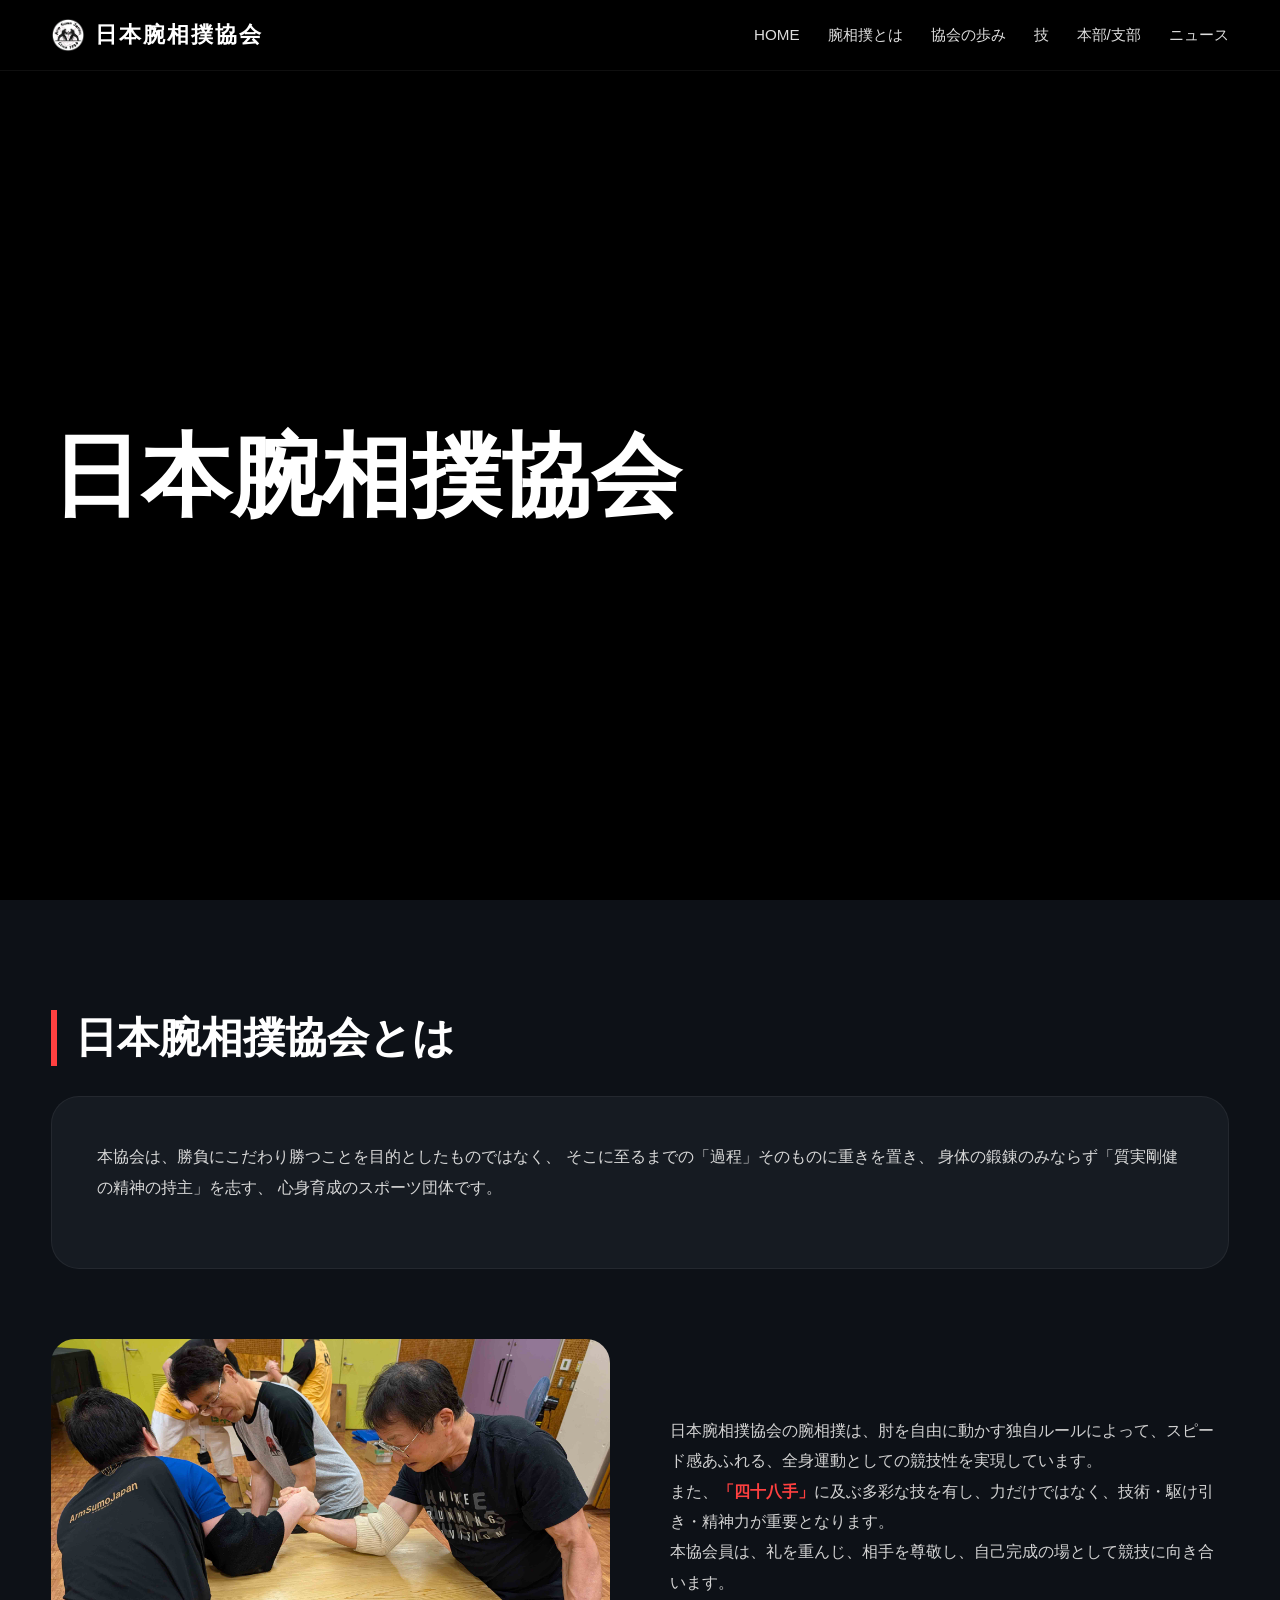
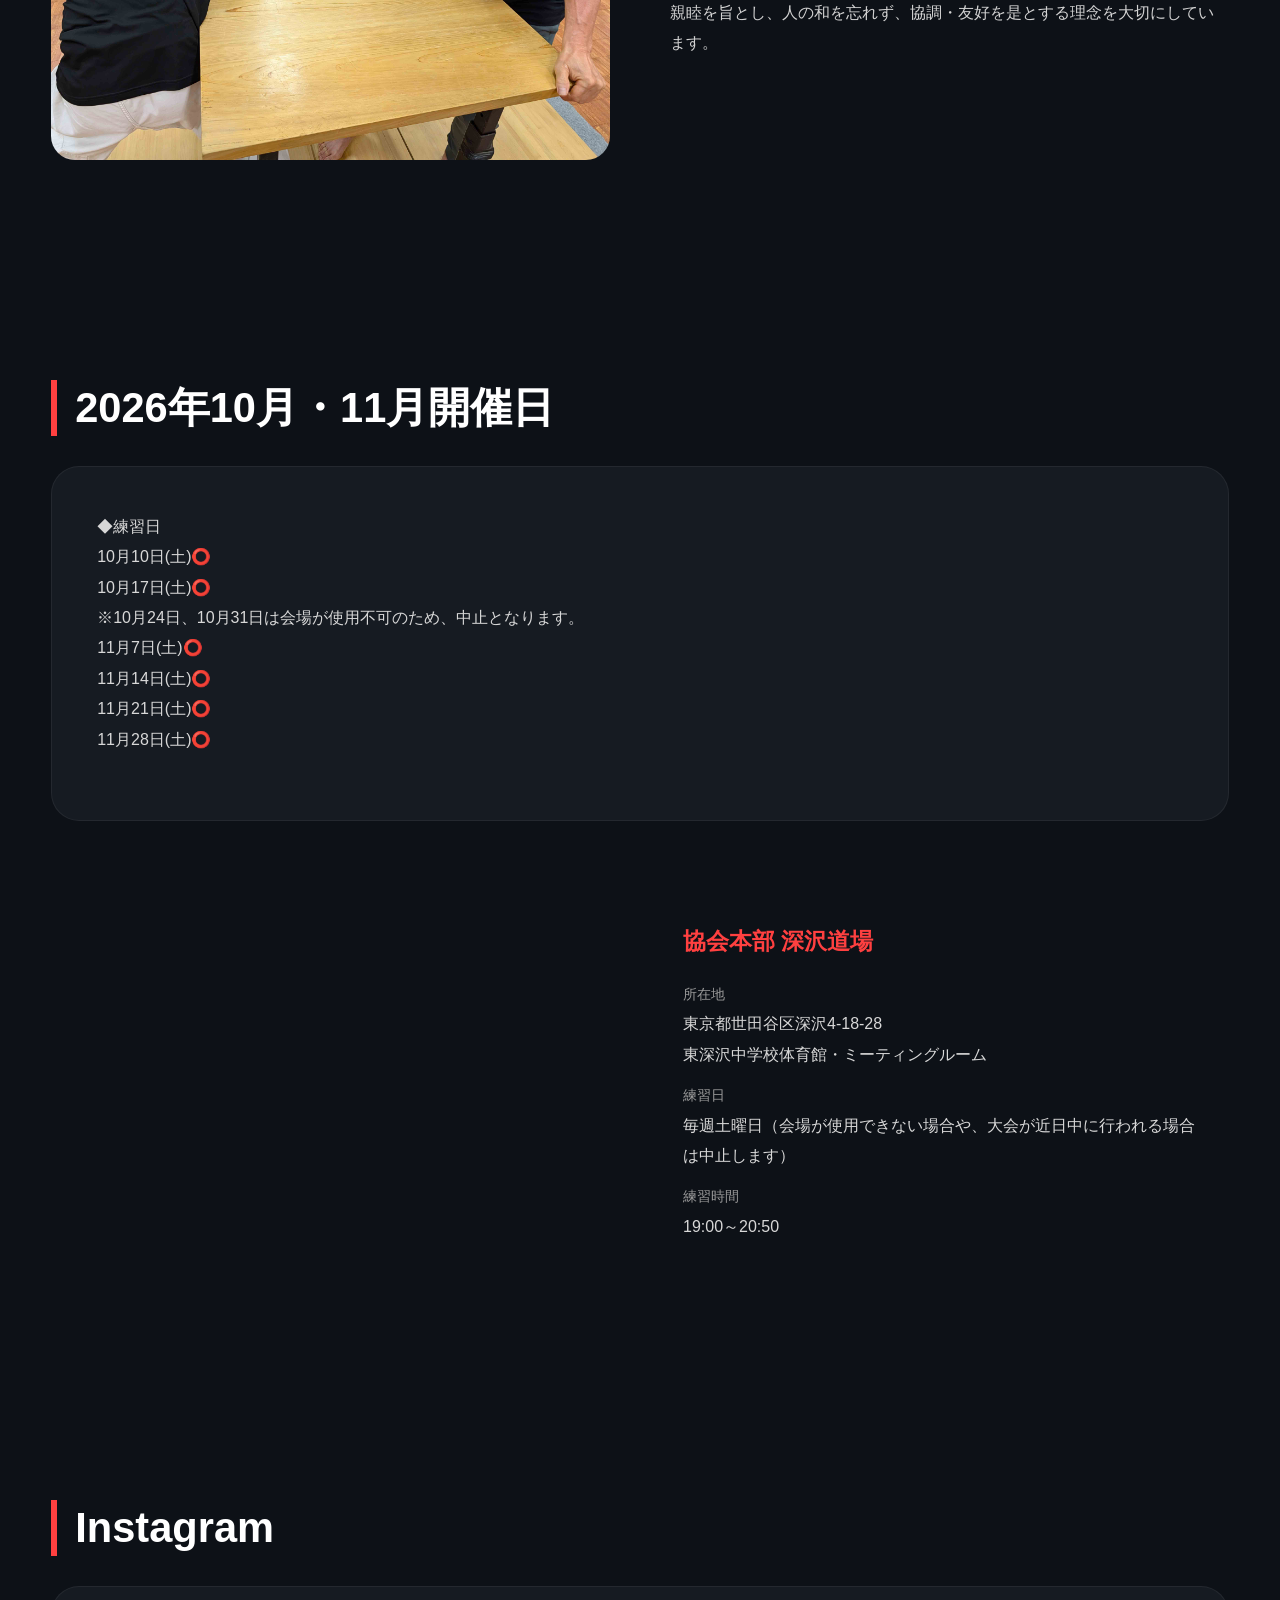
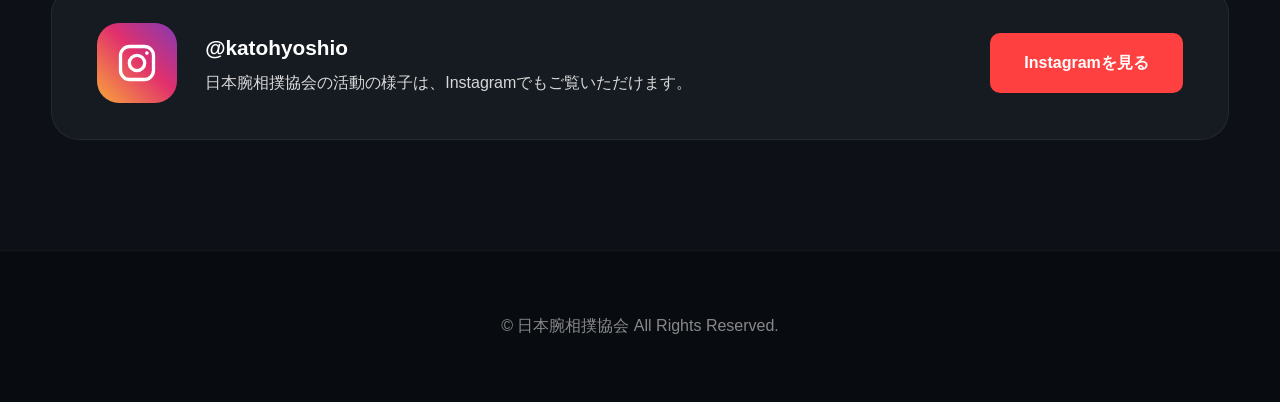
<file: index.html>
<!DOCTYPE html>
<html lang="ja">
<head>

<meta charset="UTF-8" />
<meta name="viewport" content="width=device-width, initial-scale=1.0"/>
<meta name="robots" content="noindex, nofollow">

<title>日本腕相撲協会 | ホーム</title>

<meta name="description" content="日本腕相撲協会の公式ホームページです。生涯スポーツとしての腕相撲の普及に取り組む、日本伝統の競技団体です。" />

<link rel="stylesheet" href="css/style.css">
</head>

<body class="page-index">

<!-- HEADER -->

<header>

<div class="container header-inner">

<div class="logo"><img src="img/icon.png" alt="" class="logo-icon">日本腕相撲協会</div>

<input type="checkbox" id="menu-toggle">
<label for="menu-toggle" class="menu-btn" aria-label="メニューを開く">
  <span></span>
  <span></span>
  <span></span>
</label>

<nav>
<ul>
<li><a href="index.html">HOME</a></li>
<li><a href="what.html">腕相撲とは</a></li>
<li><a href="ayumi.html">協会の歩み</a></li>
<li><a href="waza.html">技</a></li>
<li><a href="ad.html">本部/支部</a></li>
<li><a href="news.html">ニュース</a></li>
</ul>
</nav>

</div>

</header>

<!-- HERO -->

<section class="hero">
<video class="hero-video"
       autoplay
       muted
       loop
       playsinline>
  <source src="img/title.mp4" type="video/mp4">
</video>

<div class="container">

<div class="hero-content">


<h1>
日本腕相撲協会
</h1>

</div>

</div>

</section>

<!-- HOME -->

<section id="home">

<div class="container">

<h2 class="section-title">
日本腕相撲協会とは
</h2>
<div class="intro-box">
  <p>
    本協会は、勝負にこだわり勝つことを目的としたものではなく、
    そこに至るまでの「過程」そのものに重きを置き、
    身体の鍛錬のみならず「質実剛健の精神の持主」を志す、
    心身育成のスポーツ団体です。
  </p>
</div>
<div class="home-grid">

<div class="home-image">

<img src="img/title_01.jpg">

</div>

<div class="home-text">

<p>
日本腕相撲協会の腕相撲は、肘を自由に動かす独自ルールによって、スピード感あふれる、全身運動としての競技性を実現しています。<br>
また、<span class="highlight">「四十八手」</span>に及ぶ多彩な技を有し、力だけではなく、技術・駆け引き・精神力が重要となります。<br>
本協会員は、礼を重んじ、相手を尊敬し、自己完成の場として競技に向き合います。<br>
親睦を旨とし、人の和を忘れず、協調・友好を是とする理念を大切にしています。
</p>

</div>

</div>

</div>

</section>

<!-- INFORMATION -->

<section class="message">

  <div class="container">

    <div class="message-box">

      <h2 class="section-title">
        2026年10月・11月開催日
      </h2>

      <div class="intro-box">
        <p>
          ◆練習日<br>
          10月10日(土)⭕️<br>
          10月17日(土)⭕️<br>
          ※10月24日、10月31日は会場が使用不可のため、中止となります。<br>
          11月7日(土)⭕️<br>
          11月14日(土)⭕️<br>
          11月21日(土)⭕️<br>
          11月28日(土)⭕️
        </p>
      </div>
      <div class="branch-card">

        <iframe
          class="map"
          src="https://www.google.com/maps?q=東京都世田谷区深沢4-18-28&output=embed"
          loading="lazy">
        </iframe>

        <div class="branch-content">

          <h3>協会本部 深沢道場</h3>

          <p>
            <span class="label">所在地</span><br>
            東京都世田谷区深沢4-18-28<br>
            東深沢中学校体育館・ミーティングルーム
          </p>

          <p>
            <span class="label">練習日</span><br>
            毎週土曜日（会場が使用できない場合や、大会が近日中に行われる場合は中止します）
          </p>

          <p>
            <span class="label">練習時間</span><br>
            19:00～20:50
          </p>

        </div>

      </div>

    </div>

  </div>

</section>

<!-- INSTAGRAM -->

<section class="instagram">

  <div class="container">

    <h2 class="section-title">
      Instagram
    </h2>

    <div class="insta-card">

      <div class="insta-icon" aria-hidden="true">
        <svg viewBox="0 0 24 24" width="44" height="44" fill="none" stroke="currentColor" stroke-width="1.8" stroke-linecap="round" stroke-linejoin="round">
          <rect x="3" y="3" width="18" height="18" rx="5"></rect>
          <circle cx="12" cy="12" r="4.2"></circle>
          <circle cx="17.4" cy="6.6" r="1" fill="currentColor" stroke="none"></circle>
        </svg>
      </div>

      <div class="insta-text">
        <p class="insta-account">@katohyoshio</p>
        <p>日本腕相撲協会の活動の様子は、Instagramでもご覧いただけます。</p>
      </div>

      <a class="btn insta-btn" href="https://www.instagram.com/katohyoshio/" target="_blank" rel="noopener">
        Instagramを見る
      </a>

    </div>

    <!--
      投稿を埋め込む場合は、Instagramの投稿の「…」→「埋め込み」でコピーしたコードを
      下の insta-posts の中に貼り付け、最後に一度だけ次の1行を入れてください。
      <script async src="https://www.instagram.com/embed.js"></script>
    -->
    <div class="insta-posts"></div>

  </div>

</section>

<!-- FOOTER -->

<footer>

<div class="container">

<p>
© 日本腕相撲協会 All Rights Reserved.
</p>

</div>

</footer>

</body>
</html>
</file>
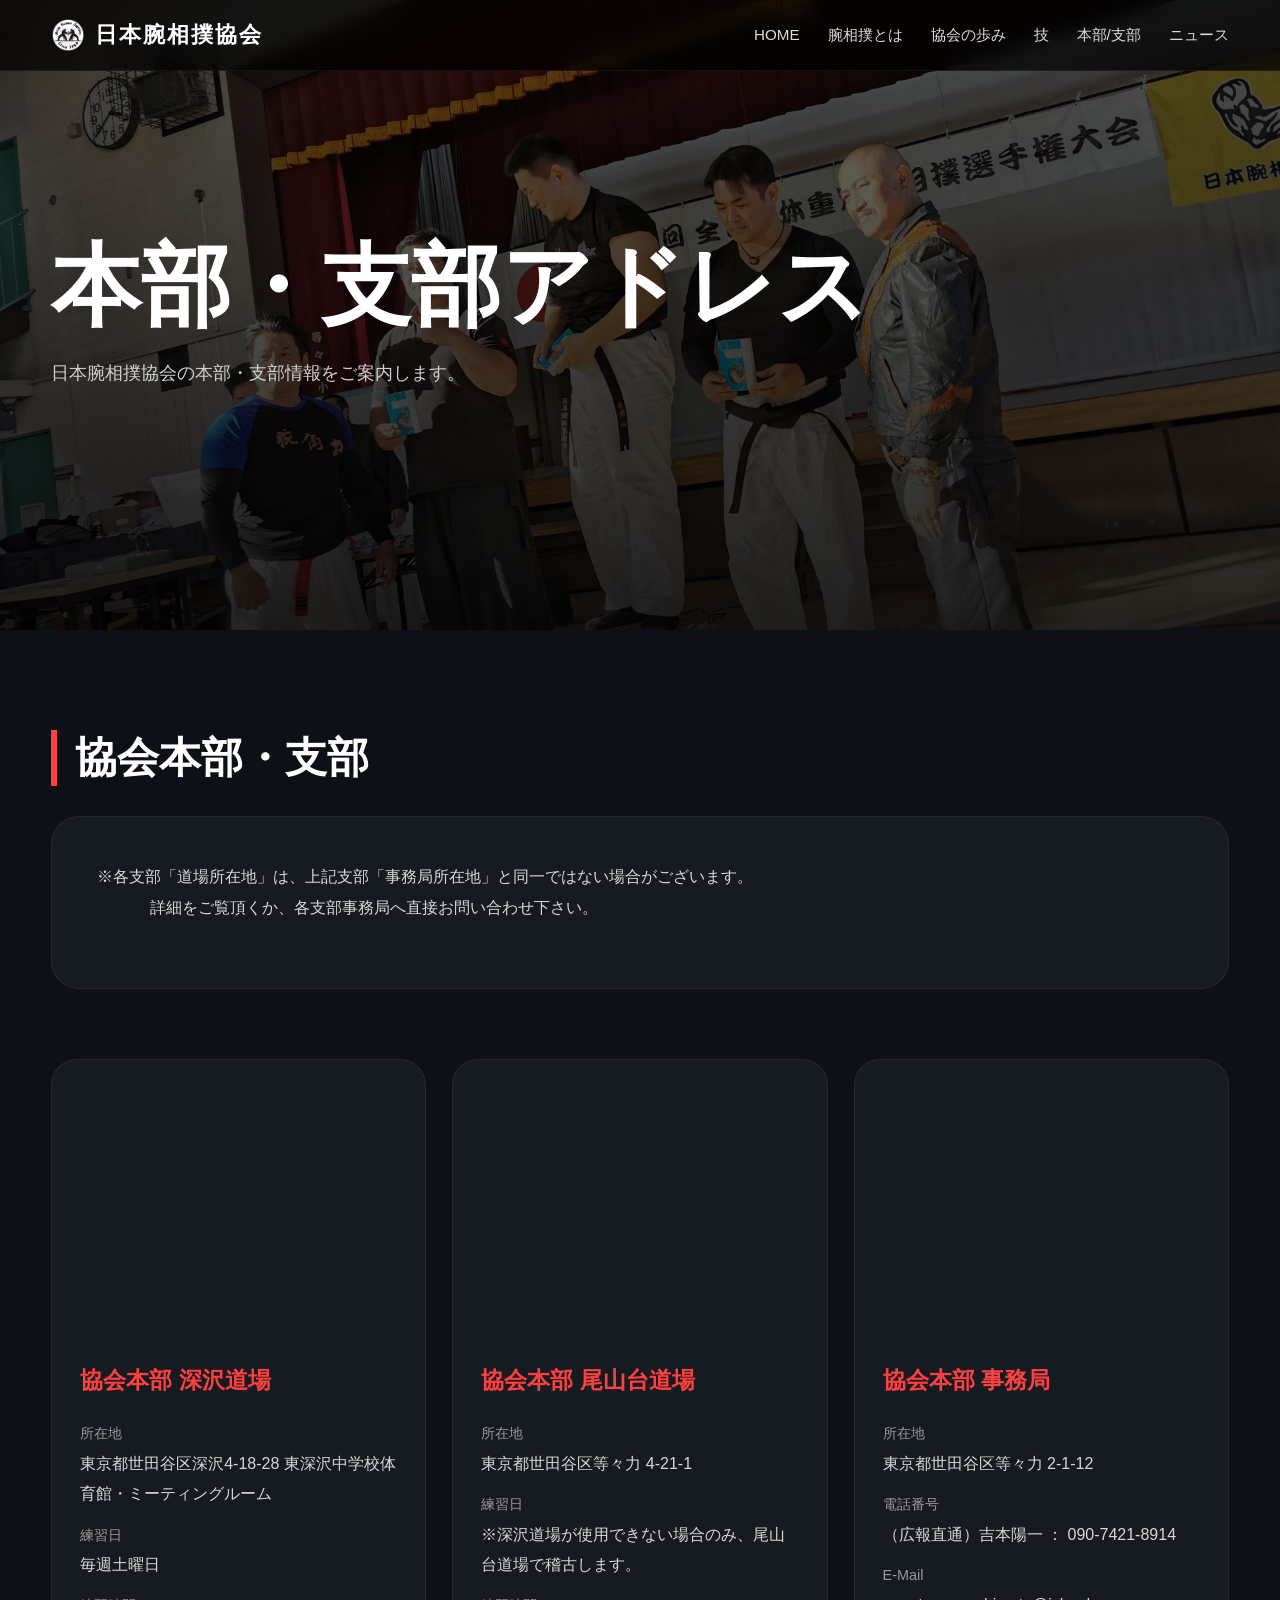
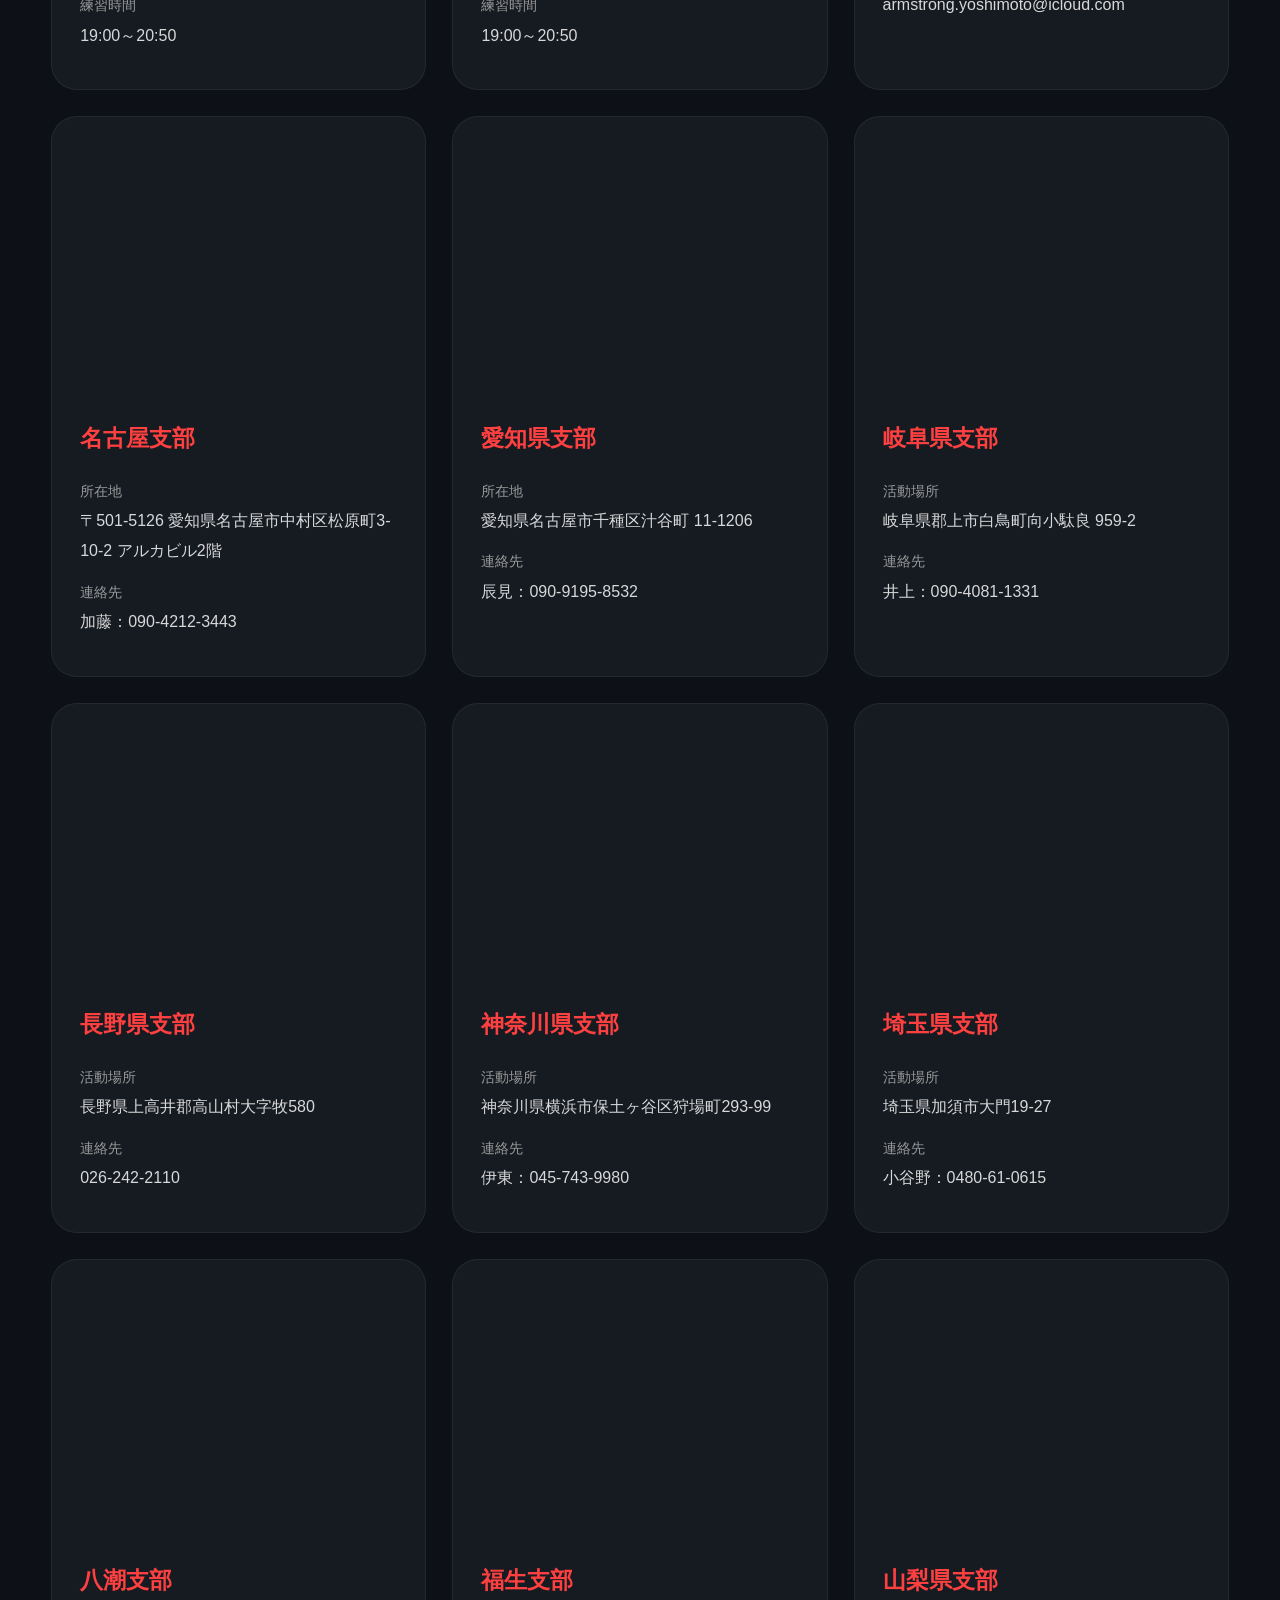
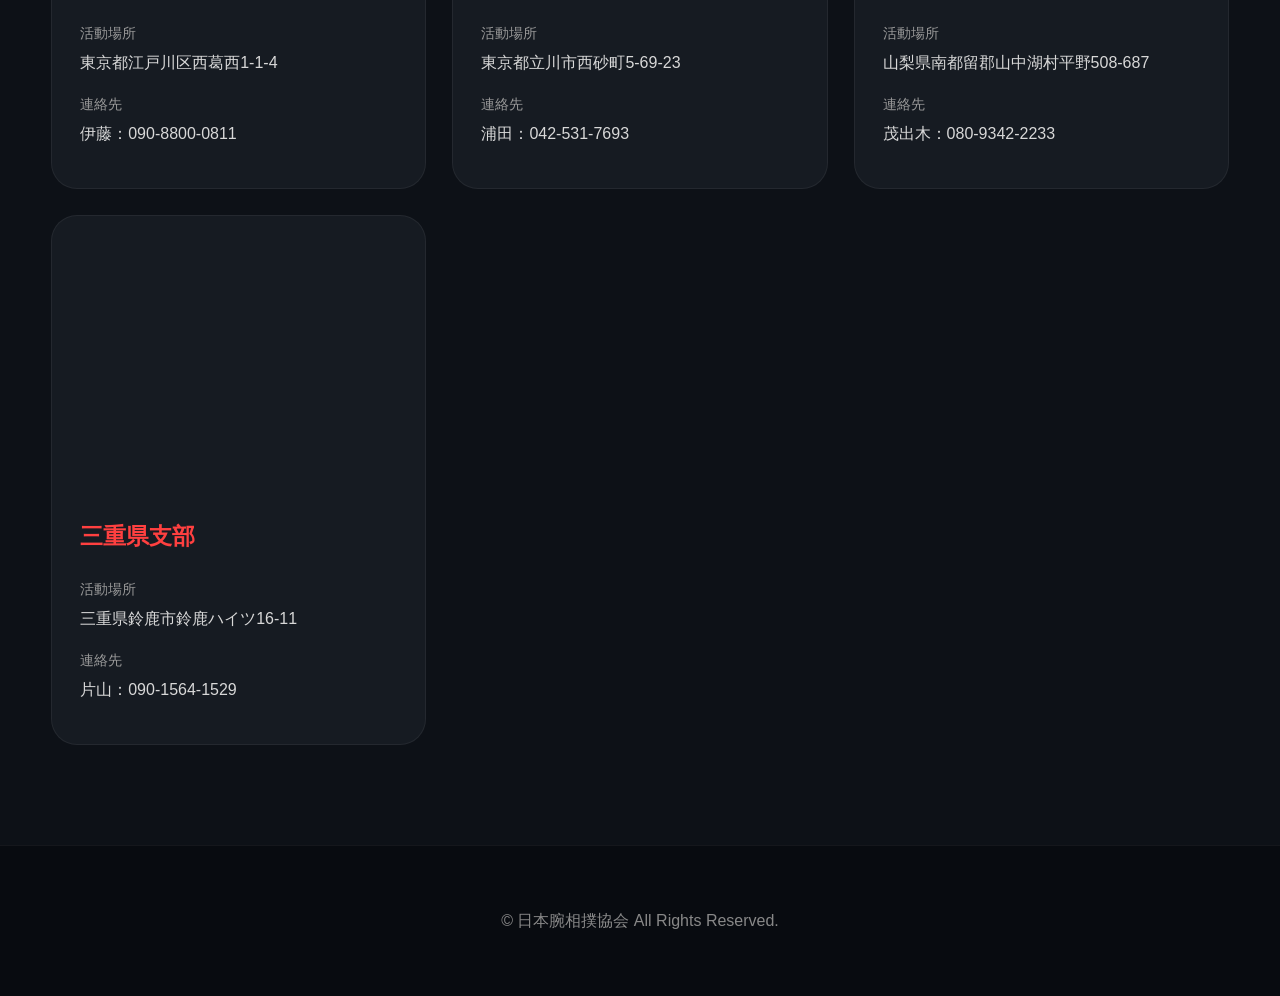
<file: ad.html>
<!DOCTYPE html>
<html lang="ja">
<head>
<meta charset="UTF-8">
<meta name="viewport" content="width=device-width, initial-scale=1.0">
<meta name="robots" content="noindex, nofollow">
<title>本部・支部アドレス | 日本腕相撲協会</title>

<link rel="stylesheet" href="css/style.css">
</head>

<body class="page-ad">

<header>
  <div class="container header-inner">
    <div class="logo"><img src="img/icon.png" alt="" class="logo-icon">日本腕相撲協会</div>
    
<input type="checkbox" id="menu-toggle">
<label for="menu-toggle" class="menu-btn" aria-label="メニューを開く">
  <span></span>
  <span></span>
  <span></span>
</label>
<nav>
      <ul>
        <li><a href="index.html">HOME</a></li>
        <li><a href="what.html">腕相撲とは</a></li>
        <li><a href="ayumi.html">協会の歩み</a></li>
        <li><a href="waza.html">技</a></li>
        <li><a href="ad.html">本部/支部</a></li>
        <li><a href="news.html">ニュース</a></li>
      </ul>
    </nav>
  </div>
</header>

<section class="hero">
  <div class="container">
    <h1>本部・支部アドレス</h1>
    <p>日本腕相撲協会の本部・支部情報をご案内します。</p>
  </div>
</section>

<section>
  <div class="container">

    <h2 class="section-title">協会本部・支部</h2>
    <div class="intro-box">
      <p>※各支部「道場所在地」は、上記支部「事務局所在地」と同一ではない場合がございます。<br>
　　　  詳細をご覧頂くか、各支部事務局へ直接お問い合わせ下さい。</p>
    </div>
    <div class="branch-grid">

      <div class="branch-card">
        <iframe class="map" src="https://www.google.com/maps?q=東京都世田谷区深沢4-18-28&output=embed"></iframe>
        <div class="branch-content">
          <h3>協会本部 深沢道場</h3>
          <p><span class="label">所在地</span><br>東京都世田谷区深沢4-18-28 東深沢中学校体育館・ミーティングルーム</p>
          <p><span class="label">練習日</span><br>毎週土曜日</p>
          <p><span class="label">練習時間</span><br>19:00～20:50</p>
        </div>
      </div>
      <div class="branch-card">
        <iframe class="map" src="https://www.google.com/maps?q=東京都世田谷区等々力4-21-1&output=embed"></iframe>
        <div class="branch-content">
          <h3>協会本部 尾山台道場</h3>
          <p><span class="label">所在地</span><br>東京都世田谷区等々力 4-21-1</p>
          <p><span class="label">練習日</span><br>※深沢道場が使用できない場合のみ、尾山台道場で稽古します。</p>
          <p><span class="label">練習時間</span><br>19:00～20:50</p>
        </div>
      </div>
      <div class="branch-card">
        <iframe class="map" src="https://www.google.com/maps?q=東京都世田谷区等々力2-1-12&output=embed"></iframe>
        <div class="branch-content">
          <h3>協会本部 事務局</h3>
          <p><span class="label">所在地</span><br>東京都世田谷区等々力 2-1-12</p>
          <p><span class="label">電話番号</span><br>（広報直通）吉本陽一 ： 090-7421-8914</p>
          <p><span class="label">E-Mail</span><br>armstrong.yoshimoto@icloud.com</p>
        </div>
      </div>
      <div class="branch-card">
        <iframe class="map" src="https://www.google.com/maps?q=愛知県名古屋市中村区松原町3-10-2&output=embed"></iframe>
        <div class="branch-content">
          <h3>名古屋支部</h3>
          <p><span class="label">所在地</span><br>〒501-5126 愛知県名古屋市中村区松原町3-10-2 アルカビル2階</p>
          <p><span class="label">連絡先</span><br>加藤：090-4212-3443</p>
        </div>
      </div>
      <div class="branch-card">
        <iframe class="map" src="https://www.google.com/maps?q=愛知県名古屋市千種区汁谷町11-1206&output=embed"></iframe>
        <div class="branch-content">
          <h3>愛知県支部</h3>
          <p><span class="label">所在地</span><br>愛知県名古屋市千種区汁谷町 11-1206</p>
          <p><span class="label">連絡先</span><br>辰見：090-9195-8532</p>
        </div>
      </div>

      <div class="branch-card">
        <iframe class="map" src="https://www.google.com/maps?q=岐阜県郡上市白鳥町向小駄良959-2&output=embed"></iframe>
        <div class="branch-content">
          <h3>岐阜県支部</h3>
          <p><span class="label">活動場所</span><br>岐阜県郡上市白鳥町向小駄良 959-2</p>
          <p><span class="label">連絡先</span><br>井上：090-4081-1331</p>
        </div>
      </div>

      <div class="branch-card">
        <iframe class="map" src="https://www.google.com/maps?q=長野県上高井郡高山村大字牧580&output=embed"></iframe>
        <div class="branch-content">
          <h3>長野県支部</h3>
          <p><span class="label">活動場所</span><br>長野県上高井郡高山村大字牧580</p>
          <p><span class="label">連絡先</span><br>026-242-2110</p>
        </div>
      </div>

      <div class="branch-card">
        <iframe class="map" src="https://www.google.com/maps?q=神奈川県横浜市保土ヶ谷区狩場町293-99&output=embed"></iframe>
        <div class="branch-content">
          <h3>神奈川県支部</h3>
          <p><span class="label">活動場所</span><br>神奈川県横浜市保土ヶ谷区狩場町293-99</p>
          <p><span class="label">連絡先</span><br>伊東：045-743-9980</p>
        </div>
      </div>

      <div class="branch-card">
        <iframe class="map" src="https://www.google.com/maps?q=埼玉県加須市大門19-27&output=embed"></iframe>
        <div class="branch-content">
          <h3>埼玉県支部</h3>
          <p><span class="label">活動場所</span><br>埼玉県加須市大門19-27</p>
          <p><span class="label">連絡先</span><br>小谷野：0480-61-0615</p>
        </div>
      </div>

      <div class="branch-card">
        <iframe class="map" src="https://www.google.com/maps?q=東京都江戸川区西葛西1-1-4&output=embed"></iframe>
        <div class="branch-content">
          <h3>八潮支部</h3>
          <p><span class="label">活動場所</span><br>東京都江戸川区西葛西1-1-4</p>
          <p><span class="label">連絡先</span><br>伊藤：090-8800-0811</p>
        </div>
      </div>

      <div class="branch-card">
        <iframe class="map" src="https://www.google.com/maps?q=東京都立川市西砂町5-69-23&output=embed"></iframe>
        <div class="branch-content">
          <h3>福生支部</h3>
          <p><span class="label">活動場所</span><br>東京都立川市西砂町5-69-23</p>
          <p><span class="label">連絡先</span><br>浦田：042-531-7693</p>
        </div>
      </div>

      <div class="branch-card">
        <iframe class="map" src="https://www.google.com/maps?q=山梨県南都留郡山中湖村平野508-687&output=embed"></iframe>
        <div class="branch-content">
          <h3>山梨県支部</h3>
          <p><span class="label">活動場所</span><br>山梨県南都留郡山中湖村平野508-687</p>
          <p><span class="label">連絡先</span><br>茂出木：080-9342-2233</p>
        </div>
      </div>
      <div class="branch-card">
        <iframe class="map" src="https://www.google.com/maps?q=三重県鈴鹿市鈴鹿ハイツ16-11&output=embed"></iframe>
        <div class="branch-content">
          <h3>三重県支部</h3>
          <p><span class="label">活動場所</span><br>三重県鈴鹿市鈴鹿ハイツ16-11</p>
          <p><span class="label">連絡先</span><br>片山：090-1564-1529</p>
        </div>
      </div>

    </div>

  </div>
</section>

<footer>
  <div class="container">
    <p>© 日本腕相撲協会 All Rights Reserved.</p>
  </div>
</footer>

</body>
</html>
</file>
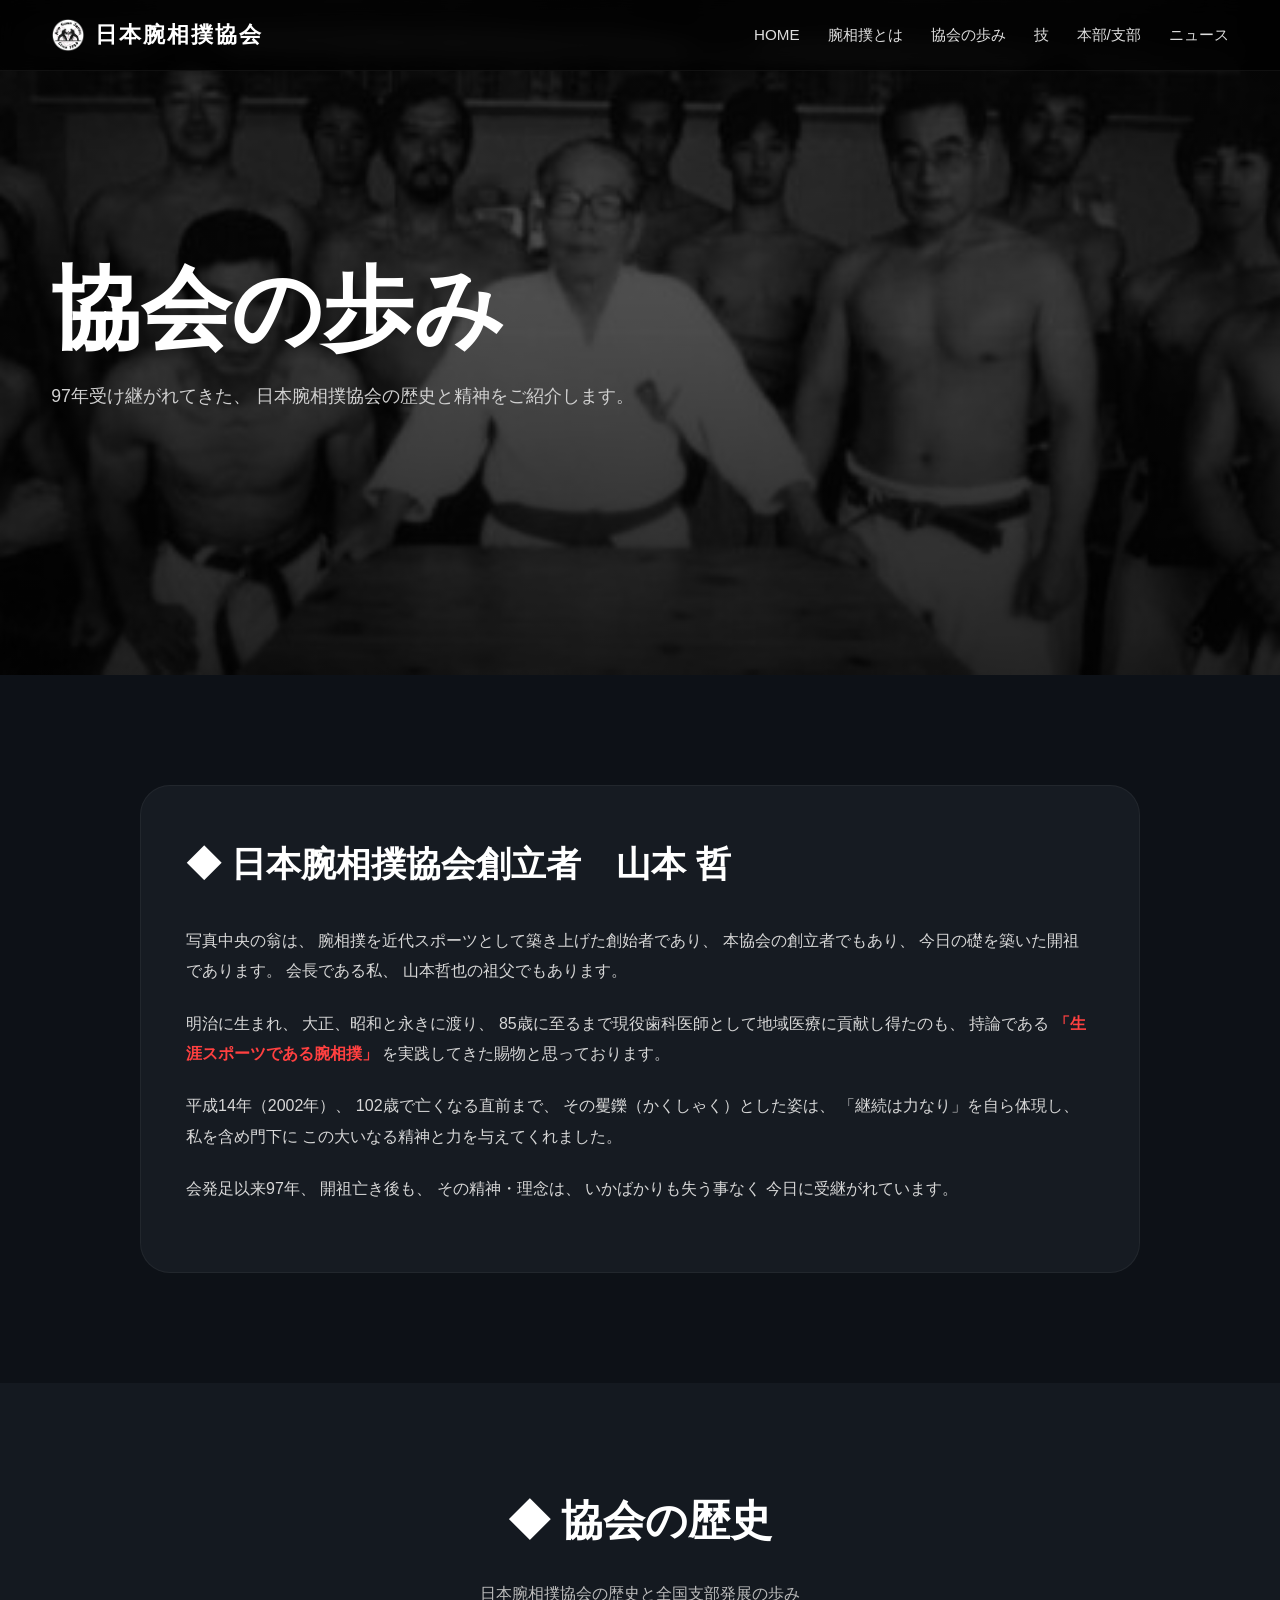
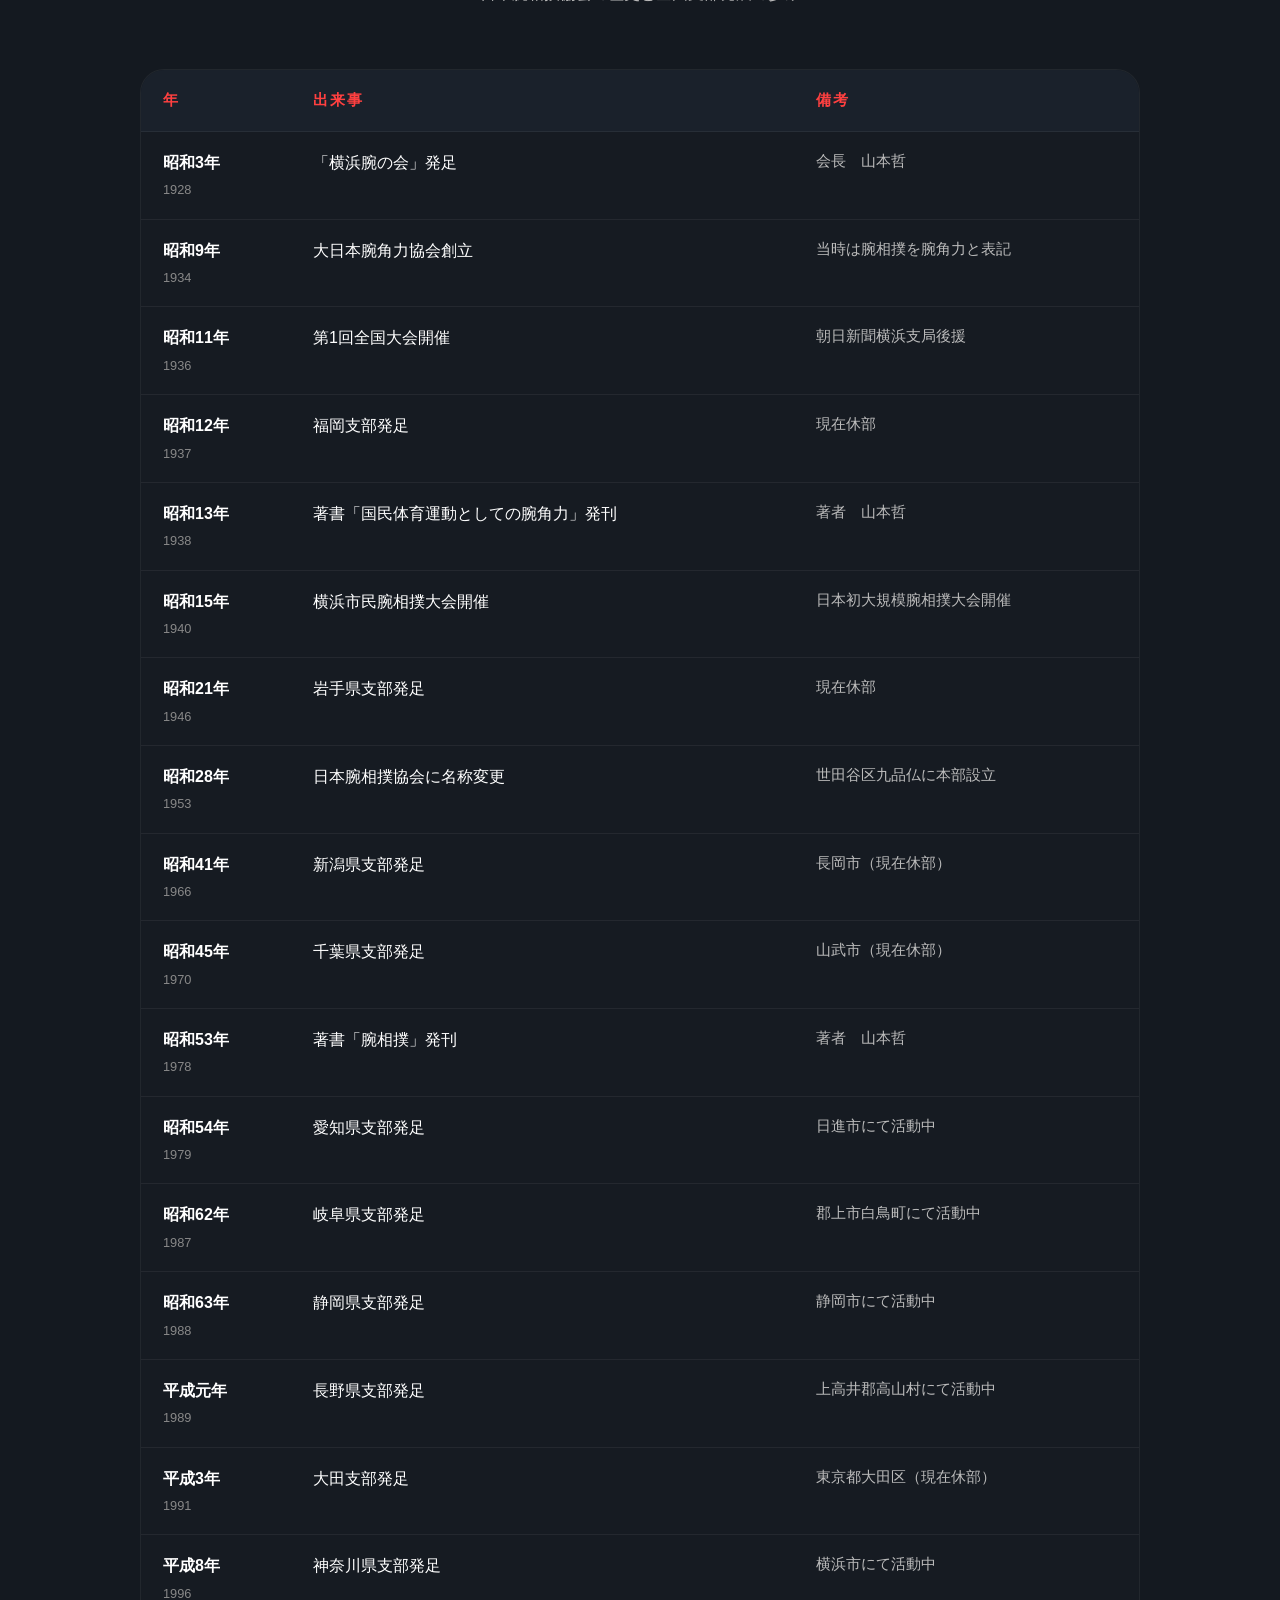
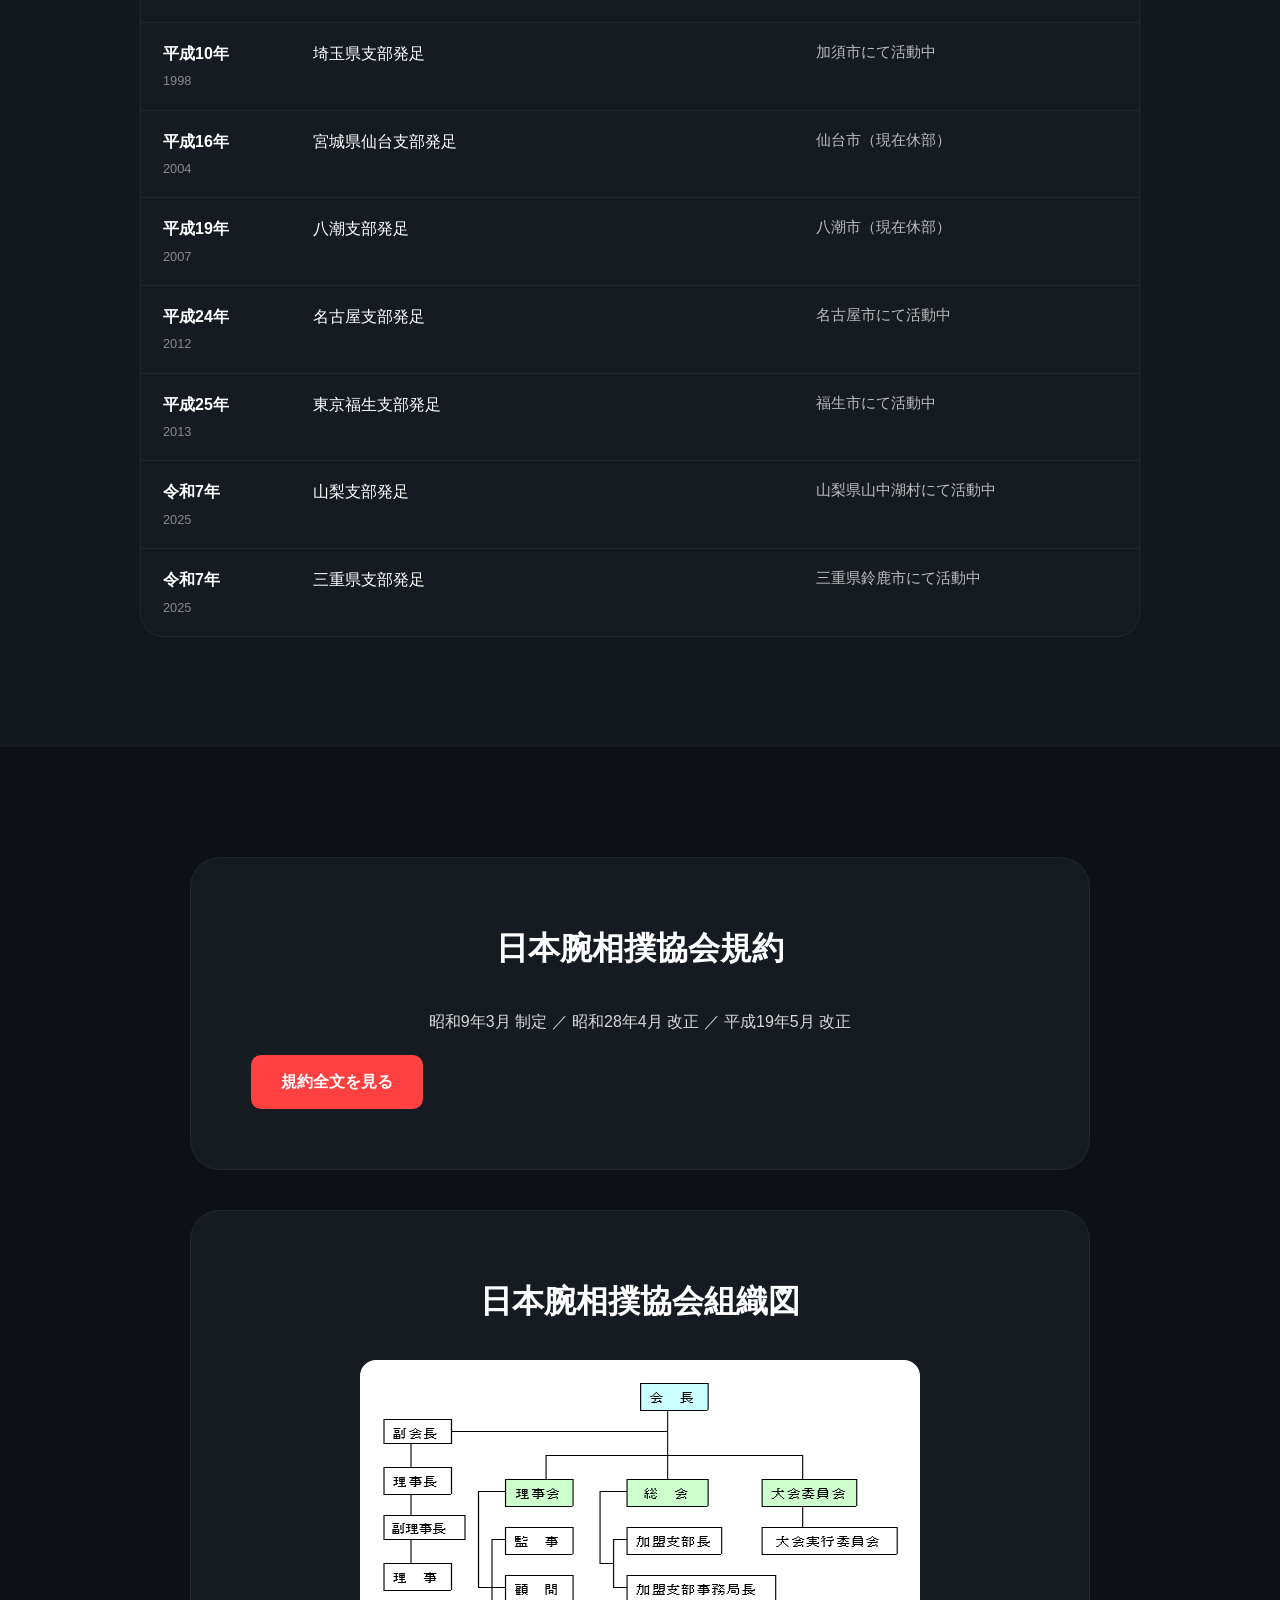
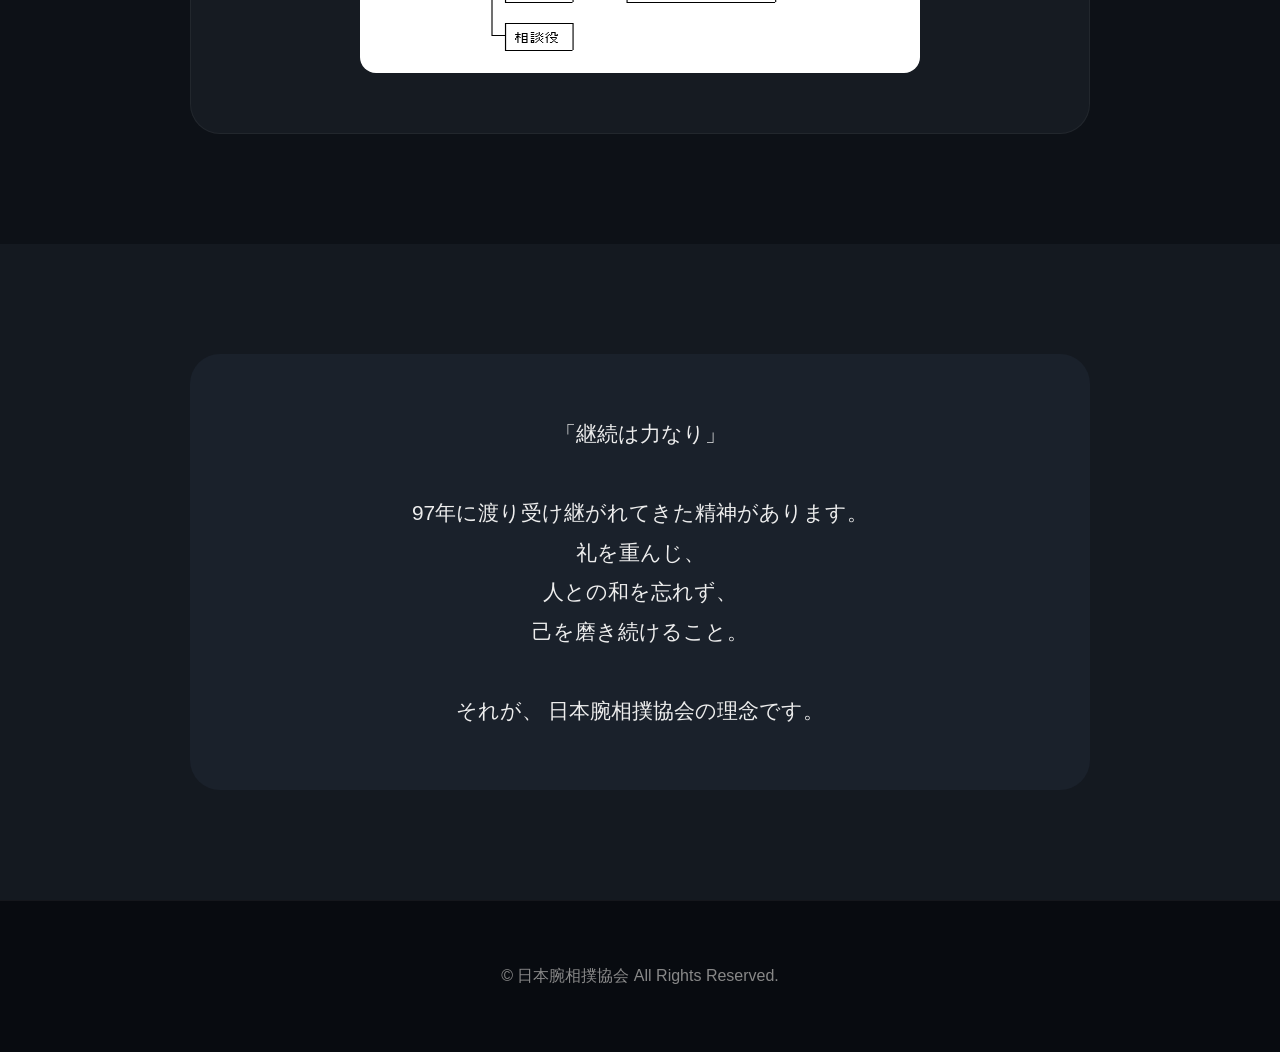
<file: ayumi.html>
<!DOCTYPE html>
<html lang="ja">
<head>

<meta charset="UTF-8" />
<meta name="viewport" content="width=device-width, initial-scale=1.0"/>
<meta name="robots" content="noindex, nofollow">

<title>協会の歩み | 日本腕相撲協会</title>

<meta name="description" content="日本腕相撲協会の創設者・歴史・沿革・理念についてご紹介します。" />

<link rel="stylesheet" href="css/style.css">
</head>

<body class="page-ayumi">

<!-- HEADER -->

<header>

<div class="container header-inner">

<div class="logo"><img src="img/icon.png" alt="" class="logo-icon">日本腕相撲協会</div>

<input type="checkbox" id="menu-toggle">
<label for="menu-toggle" class="menu-btn" aria-label="メニューを開く">
  <span></span>
  <span></span>
  <span></span>
</label>
<nav>
<ul>
<li><a href="index.html">HOME</a></li>
<li><a href="what.html">腕相撲とは</a></li>
<li><a href="ayumi.html">協会の歩み</a></li>
<li><a href="waza.html">技</a></li>
<li><a href="ad.html">本部/支部</a></li>
<li><a href="news.html">ニュース</a></li>
</ul>
</nav>

</div>

</header>

<!-- HERO -->

<section class="hero">

<div class="container">

<div class="hero-content">


<h1>
協会の歩み
</h1>

<p>
97年受け継がれてきた、
日本腕相撲協会の歴史と精神をご紹介します。
</p>

</div>

</div>

</section>

<!-- FOUNDER -->

<section>

<div class="container">

<div class="founder">

<div class="founder-content">

<h2>
◆ 日本腕相撲協会創立者　山本 哲
</h2>

<p>
写真中央の翁は、
腕相撲を近代スポーツとして築き上げた創始者であり、
本協会の創立者でもあり、
今日の礎を築いた開祖であります。
会長である私、
山本哲也の祖父でもあります。
</p>

<p>
明治に生まれ、
大正、昭和と永きに渡り、
85歳に至るまで現役歯科医師として地域医療に貢献し得たのも、
持論である
<span class="highlight">
「生涯スポーツである腕相撲」
</span>
を実践してきた賜物と思っております。
</p>

<p>
平成14年（2002年）、
102歳で亡くなる直前まで、
その矍鑠（かくしゃく）とした姿は、
「継続は力なり」を自ら体現し、
私を含め門下に
この大いなる精神と力を与えてくれました。
</p>

<p>
会発足以来97年、
開祖亡き後も、
その精神・理念は、
いかばかりも失う事なく
今日に受継がれています。
</p>

</div>

</div>

</div>

</section>

<!-- HISTORY -->

<section class="history">

<div class="container">

<h2 class="section-title">
◆ 協会の歴史
</h2>

<p class="section-sub">
日本腕相撲協会の歴史と全国支部発展の歩み
</p>

<div class="history-table-wrap">

<table class="history-table">

<thead>
<tr>
<th scope="col">年</th>
<th scope="col">出来事</th>
<th scope="col">備考</th>
</tr>
</thead>

<tbody>

<tr>
<td>昭和3年<span>1928</span></td>
<td>「横浜腕の会」発足</td>
<td>会長　山本哲</td>
</tr>

<tr>
<td>昭和9年<span>1934</span></td>
<td>大日本腕角力協会創立</td>
<td>当時は腕相撲を腕角力と表記</td>
</tr>

<tr>
<td>昭和11年<span>1936</span></td>
<td>第1回全国大会開催</td>
<td>朝日新聞横浜支局後援</td>
</tr>

<tr>
<td>昭和12年<span>1937</span></td>
<td>福岡支部発足</td>
<td>現在休部</td>
</tr>

<tr>
<td>昭和13年<span>1938</span></td>
<td>著書「国民体育運動としての腕角力」発刊</td>
<td>著者　山本哲</td>
</tr>

<tr>
<td>昭和15年<span>1940</span></td>
<td>横浜市民腕相撲大会開催</td>
<td>日本初大規模腕相撲大会開催</td>
</tr>

<tr>
<td>昭和21年<span>1946</span></td>
<td>岩手県支部発足</td>
<td>現在休部</td>
</tr>

<tr>
<td>昭和28年<span>1953</span></td>
<td>日本腕相撲協会に名称変更</td>
<td>世田谷区九品仏に本部設立</td>
</tr>

<tr>
<td>昭和41年<span>1966</span></td>
<td>新潟県支部発足</td>
<td>長岡市（現在休部）</td>
</tr>

<tr>
<td>昭和45年<span>1970</span></td>
<td>千葉県支部発足</td>
<td>山武市（現在休部）</td>
</tr>

<tr>
<td>昭和53年<span>1978</span></td>
<td>著書「腕相撲」発刊</td>
<td>著者　山本哲</td>
</tr>

<tr>
<td>昭和54年<span>1979</span></td>
<td>愛知県支部発足</td>
<td>日進市にて活動中</td>
</tr>

<tr>
<td>昭和62年<span>1987</span></td>
<td>岐阜県支部発足</td>
<td>郡上市白鳥町にて活動中</td>
</tr>

<tr>
<td>昭和63年<span>1988</span></td>
<td>静岡県支部発足</td>
<td>静岡市にて活動中</td>
</tr>

<tr>
<td>平成元年<span>1989</span></td>
<td>長野県支部発足</td>
<td>上高井郡高山村にて活動中</td>
</tr>

<tr>
<td>平成3年<span>1991</span></td>
<td>大田支部発足</td>
<td>東京都大田区（現在休部）</td>
</tr>

<tr>
<td>平成8年<span>1996</span></td>
<td>神奈川県支部発足</td>
<td>横浜市にて活動中</td>
</tr>

<tr>
<td>平成10年<span>1998</span></td>
<td>埼玉県支部発足</td>
<td>加須市にて活動中</td>
</tr>

<tr>
<td>平成16年<span>2004</span></td>
<td>宮城県仙台支部発足</td>
<td>仙台市（現在休部）</td>
</tr>

<tr>
<td>平成19年<span>2007</span></td>
<td>八潮支部発足</td>
<td>八潮市（現在休部）</td>
</tr>

<tr>
<td>平成24年<span>2012</span></td>
<td>名古屋支部発足</td>
<td>名古屋市にて活動中</td>
</tr>

<tr>
<td>平成25年<span>2013</span></td>
<td>東京福生支部発足</td>
<td>福生市にて活動中</td>
</tr>

<tr>
<td>令和7年<span>2025</span></td>
<td>山梨支部発足</td>
<td>山梨県山中湖村にて活動中</td>
</tr>

<tr>
<td>令和7年<span>2025</span></td>
<td>三重県支部発足</td>
<td>三重県鈴鹿市にて活動中</td>
</tr>

</tbody>

</table>

</div>

</div>

</section>

<!-- RULE -->

<section>

<div class="container">

<div class="rule-box">

<h2>
日本腕相撲協会規約
</h2>

<p>
昭和9年3月 制定 ／ 昭和28年4月 改正 ／ 平成19年5月 改正
</p>

<details class="kiyaku">

<summary>規約全文を見る</summary>

<h3>第1章【名称及び所在地】</h3>
<p>第1条　この協会は、日本腕相撲協会（以下「本協会」という）と称する。</p>
<p>第2条　本協会の本部道場所在地は東京都世田谷区等々力4-21-1に置き、本部事務局所在地は東京都目黒区自由が丘1-13-4-503に置く。</p>

<h3>第2章【目的】</h3>
<p>第3条　本協会は、加盟支部の連携・協力を促進し、次の理念に基づき、本協会腕相撲の普及と発展を図る事を目的とする。</p>
<ol>
<li>本協会は、勝負にこだわり勝つことを目的としたものではなく、そこに至るまでの「過程」そのものに重きを置き、身体の鍛錬のみならず「質実剛健の精神の持主」を志す、心身育成のスポーツ団体である。</li>
<li>本協会腕相撲は、礼を重んじ、相手を尊敬し、自己完成の場であることを本協会員は理解し、これを実践するものである。</li>
<li>本協会員は、親睦を旨とし、人の和を忘れず、協調、友好を是とするものである。</li>
</ol>

<h3>第3章【事業】</h3>
<p>第4条　本協会は、前条の目的を達成する為に、次の事業を行うものとする。</p>
<ol>
<li>昇級昇段試合、及び腕相撲に関する各種競技会の開催</li>
<li>各加盟支部及び腕相撲に関する各種競技会の公認・後援及び指導</li>
<li>本協会員に対する級段位の認定・登録</li>
<li>腕相撲に関する各種競技会・行事への選手の選考及び派遣・出場</li>
<li>本協会腕相撲の競技規則の制定</li>
<li>腕相撲に関する各種調査及び研究</li>
<li>本協会に係わる諸団体・関連事業への連絡・交流・協力関係の強化</li>
<li>その他、本協会の目的達成のために必要な事業</li>
</ol>

<h3>第4章【組織】</h3>
<p>第5条　本協会は、本協会本部、本協会が認定する支部及び本協会員、本協会の理念に賛同する個人で組織する。</p>
<p>第6条　本協会に加盟を希望する団体は、理事会の決議を経て加盟することができる。加盟団体が休会・脱会する時は、理事会の承認を受けなければならない。</p>
<p>第7条　本部・各支部の本協会員は、昇級昇段試合及び各腕相撲大会出場時、別に定める出場費を納入しなければならない。</p>
<p>第8条　本部・各支部の本協会員は、別に定める自治会費を納入しなければならない。</p>

<h3>第5章【役員】</h3>
<p>第9条　本協会に次の役員を置く。</p>
<ol>
<li>会長・1名</li>
<li>副会長・1名</li>
<li>理事長・1名</li>
<li>副理事長・1名</li>
<li>理事・20名以内</li>
<li>監事・2名</li>
<li>顧問・若干名</li>
<li>相談役・若干名</li>
</ol>
<p>第10条　本協会の役員は、次の方法により選出する。</p>
<ol>
<li>理事は、協会員から選出された者及び会長の推薦する者をもって構成する。</li>
<li>会長、副会長及び他の役員は、理事会で互選する。</li>
<li>監事は、理事会において選出する。</li>
</ol>
<p>第11条　本協会の役員の任務は、次の通りとする。</p>
<ol>
<li>会長は、本協会を代表して会務を統括する。</li>
<li>副会長は、会長を補佐し、会長事故あるとき又は欠けたときは、その職務を代行する。</li>
<li>理事長は、会長の命を受けて本協会の会務を掌理する。</li>
<li>副理事長は、理事長を補佐し、理事長事故あるとき又は欠けたときは、その職務を代行する。</li>
<li>理事は、理事会を構成し、業務を決議し執行する。</li>
<li>監事は、本協会の業務及び会計を監査する。</li>
</ol>
<p>第12条　本協会の役員の任期は、次の通りとする。</p>
<ol>
<li>本協会の会長は、永世会長とする。但し、重任を妨げない。</li>
<li>その他の役員の任期は、2年とする。但し、重任・再任を妨げない。</li>
<li>役員に欠員が生じたときは、第9条に基づいてこれを補充する。この場合の任期は、前任者の残任期間とする。</li>
<li>本協会の役員としてふさわしくない行為があったときは、理事会の3分の2以上の議決を経て、役員を解任することができる。</li>
</ol>
<p>第13条　本協会に、顧問、相談役を置く事ができる。</p>
<ol>
<li>顧問は、本協会の理念に賛同と協力を得られる者の中から理事会の推薦により、会長がこれを推挙する。</li>
<li>相談役は、本協会の加盟支部の支部長経験者及び本部・支部の会員・旧会員の中から理事会の推薦により会長がこれを推挙する。</li>
<li>顧問・相談役は、会長及び理事会の諮問する特定事項について答申をする。</li>
</ol>

<h3>第6章【会議】</h3>
<p>第14条　本協会に次の会議を置く。</p>
<ol>
<li>理事会（会長、副会長、理事長、副理事長、理事を持って構成する）</li>
<li>総会（会長、副会長、加盟各支部長、加盟各事務局長、理事長、副理事長、理事を持って構成する）</li>
<li>大会委員会及び大会実行委員会（会長、副会長、理事長、副理事長、理事、大会役員、大会実行委員長、大会実行副委員長、大会実行委員を持って構成する）</li>
</ol>
<p>第15条　会議は、必要に応じて会長がこれを招集し、次の者を議長とし、審議決定する。</p>
<ol>
<li>理事会は、理事長が議長を務め、本協会の会務、昇級昇段試合の議案や重要事項の審議決定・調整に当たる。</li>
<li>総会は、会長が議長を務め、本部・加盟各支部の年次報告、本協会員の級段位審査・認定、議案や重要事項の審議決定・調整に当たる。</li>
<li>大会委員会及び大会実行委員会は、大会実行委員長が議長を務め、昇級昇段試合を除く各腕相撲大会の議案や重要事項の審議決定・調整に当たる。</li>
</ol>
<p>第16条　会議は、2分の1以上の出席をもって成立し、議事は出席者の過半数をもって決定する。可否同数のときは議長がこれを決める。</p>

<h3>第7章【会計】</h3>
<p>第17条　本協会の経費は、本部協会員自治会費、昇級昇段試合出場費、各腕相撲大会出場費、寄付金及びその他をもってこれに充てる。</p>
<p>第18条　本協会の会計年度は、毎年1月1日に始まり、同年12月31日に終わる。</p>

<h3>第8章【附則】</h3>
<p>第19条　本協会の会員としてふさわしくない行為があったときは、理事会の3分の2以上の議決を経て、会員を除名することができる。</p>
<p>第20条　本規約の改正は、理事会の3分の2以上の議決を経て、改正できる。</p>
<p>第21条　本規約に明示なき事項は、理事会の3分の2以上の議決を経て、決定し、総会に報告する。</p>
<p>第22条　本規約は、平成19年5月1日からこれを施行する。</p>

</details>

</div>

<div class="rule-box soshiki-box">

<h2>
日本腕相撲協会組織図
</h2>

<figure class="soshiki-figure">
<img src="img/ayumi_soshikizu.png" width="462" height="273" alt="日本腕相撲協会組織図：会長の下に副会長・理事長・副理事長・理事。会長の下に理事会（監事・顧問・相談役）、総会（加盟支部長・加盟支部事務局長）、大会委員会（大会実行委員会）を置く。">
</figure>

</div>

</div>

</section>

<!-- QUOTE -->

<section class="quote">

<div class="container">

<div class="quote-box">

<p>
「継続は力なり」<br><br>

97年に渡り受け継がれてきた精神があります。<br>

礼を重んじ、<br>
人との和を忘れず、<br>
己を磨き続けること。<br><br>

それが、
日本腕相撲協会の理念です。
</p>

</div>

</div>

</section>

<!-- FOOTER -->

<footer>

<div class="container">

<p>
© 日本腕相撲協会 All Rights Reserved.
</p>

</div>

</footer>

</body>
</html>
</file>
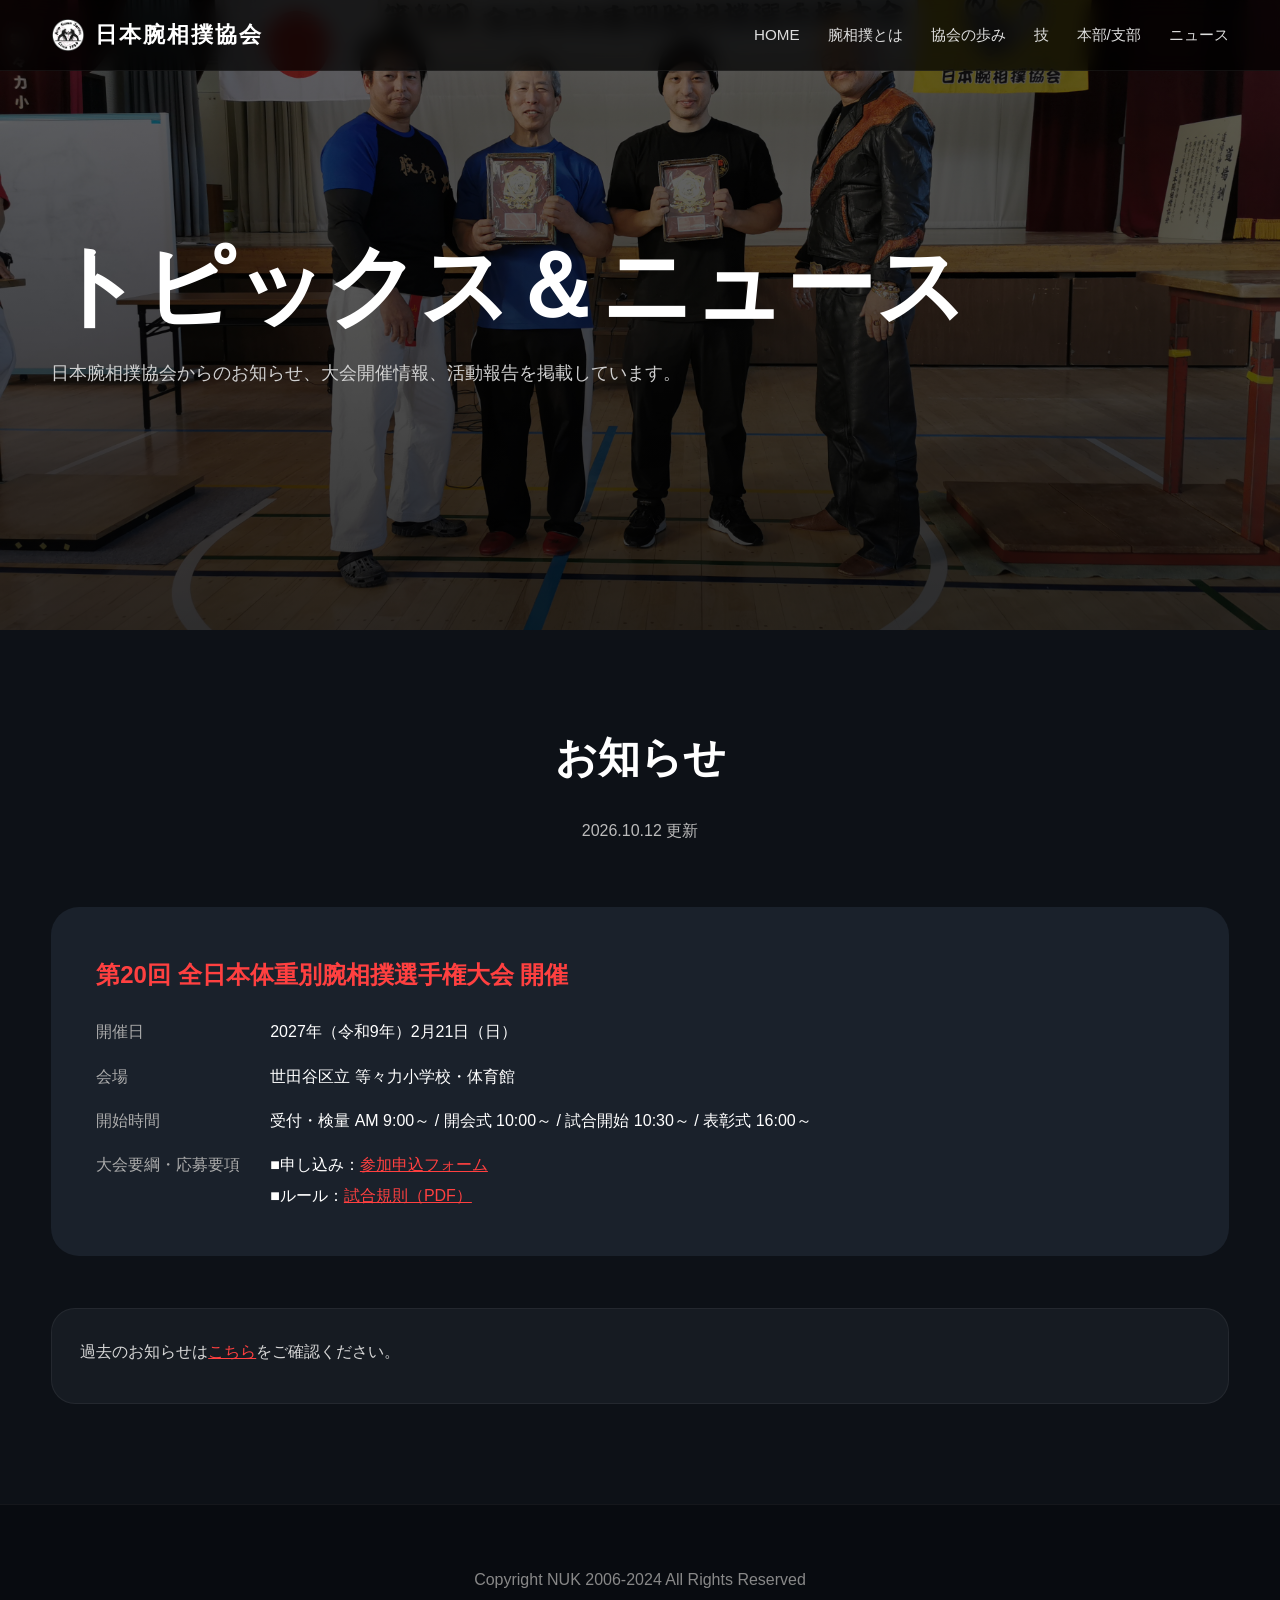
<file: news.html>
<!DOCTYPE html>
<html lang="ja">
<head>
<meta charset="UTF-8">
<meta name="viewport" content="width=device-width, initial-scale=1.0">
<meta name="robots" content="noindex, nofollow">
<title>トピックス＆ニュース | 日本腕相撲協会</title>

<link rel="stylesheet" href="css/style.css">
</head>

<body class="page-news">

<header>
  <div class="container header-inner">
    <div class="logo"><img src="img/icon.png" alt="" class="logo-icon">日本腕相撲協会</div>
    
<input type="checkbox" id="menu-toggle">
<label for="menu-toggle" class="menu-btn" aria-label="メニューを開く">
  <span></span>
  <span></span>
  <span></span>
</label>
<nav>
      <ul>
        <li><a href="index.html">HOME</a></li>
        <li><a href="what.html">腕相撲とは</a></li>
        <li><a href="ayumi.html">協会の歩み</a></li>
        <li><a href="waza.html">技</a></li>
        <li><a href="ad.html">本部/支部</a></li>
        <li><a href="news.html">ニュース</a></li>
      </ul>
    </nav>
  </div>
</header>

<section class="hero">
  <div class="container">
    <h1>トピックス＆ニュース</h1>
    <p>日本腕相撲協会からのお知らせ、大会開催情報、活動報告を掲載しています。</p>
  </div>
</section>

<section>
  <div class="container">

    <h2 class="section-title">お知らせ</h2>
    <p class="section-sub">2026.10.12 更新</p>

    <div class="news-list">

      <article class="info-box">
        <h3>第20回 全日本体重別腕相撲選手権大会 開催</h3>
        <dl>
          <dt>開催日</dt>
          <dd>2027年（令和9年）2月21日（日）</dd>

          <dt>会場</dt>
          <dd>世田谷区立 等々力小学校・体育館</dd>

          <dt>開始時間</dt>
          <dd>受付・検量 AM 9:00～ / 開会式 10:00～ / 試合開始 10:30～ / 表彰式 16:00～</dd>

          <dt>大会要綱・応募要項</dt>
          <dd>
            ■申し込み：<a class="text-link" href="https://docs.google.com/forms/d/1QMoT93XpQJOxzU_EaRl6ZaTvWb4-MmksSW5OL6E-3zQ/viewform" target="_blank" rel="noopener">参加申込フォーム</a><br>
            ■ルール：<a class="text-link" href="rule_202702.pdf" target="_blank" rel="noopener">試合規則（PDF）</a>
          </dd>
        </dl>
      </article>

      <article class="news-card">
        <p>過去のお知らせは<a class="text-link" href="https://xn--6oqv6hcutc9az8bj78busq.jp/rightpage.topics.news.htm" target="_blank" rel="noopener">こちら</a>をご確認ください。</p>
      </article>

    </div>
  </div>
</section>

<footer>
  <div class="container">
    <p>Copyright NUK 2006-2024 All Rights Reserved</p>
  </div>
</footer>

</body>
</html>
</file>
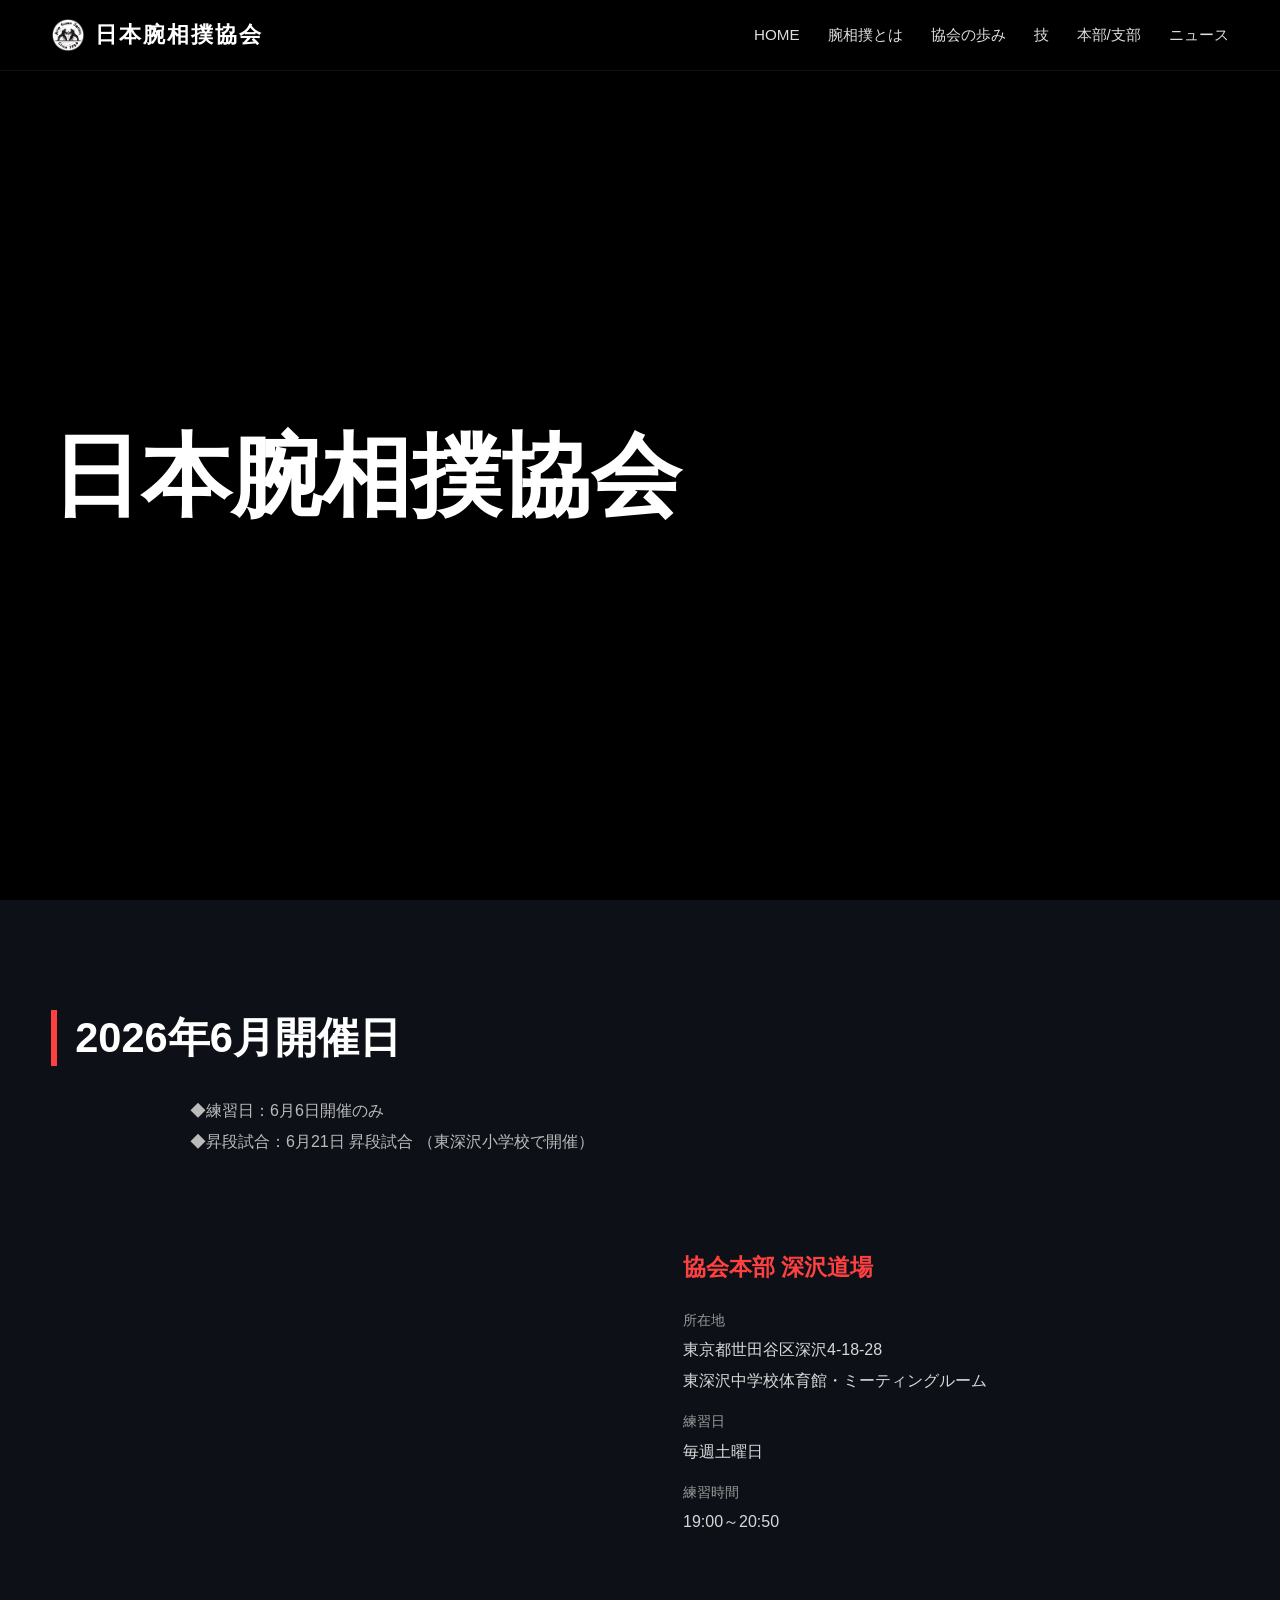
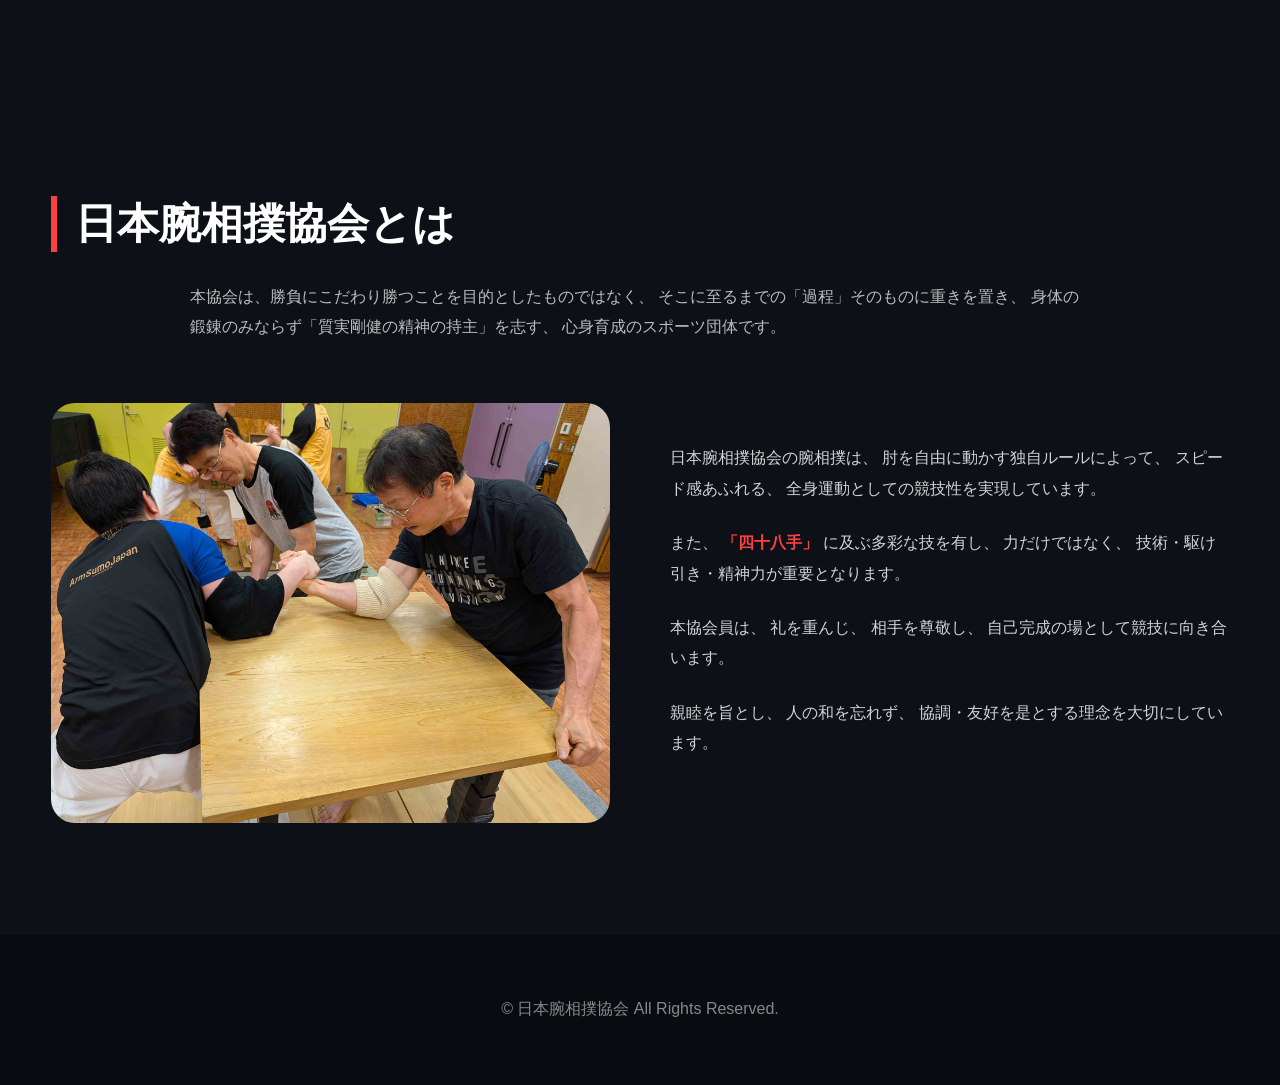
<file: preview.html>
<!DOCTYPE html>
<html lang="ja">
<head>

<meta charset="UTF-8" />
<meta name="viewport" content="width=device-width, initial-scale=1.0"/>
<meta name="robots" content="noindex, nofollow">

<title>日本腕相撲協会 | ホーム</title>

<meta name="description" content="日本腕相撲協会の公式ホームページです。生涯スポーツとしての腕相撲の普及に取り組む、日本伝統の競技団体です。" />

<link rel="stylesheet" href="css/style.css">
</head>

<body class="page-preview">

<!-- HEADER -->

<header>

<div class="container header-inner">

<div class="logo"><img src="img/icon.png" alt="" class="logo-icon">日本腕相撲協会</div>

<input type="checkbox" id="menu-toggle">
<label for="menu-toggle" class="menu-btn" aria-label="メニューを開く">
  <span></span>
  <span></span>
  <span></span>
</label>
<nav>
<ul>
<li><a href="index.html">HOME</a></li>
<li><a href="what.html">腕相撲とは</a></li>
<li><a href="ayumi.html">協会の歩み</a></li>
<li><a href="waza.html">技</a></li>
<li><a href="ad.html">本部/支部</a></li>
<li><a href="news.html">ニュース</a></li>
</ul>
</nav>

</div>

</header>

<!-- HERO -->

<section class="hero">
<video class="hero-video"
       autoplay
       muted
       loop
       playsinline>
  <source src="img/title.mp4" type="video/mp4">
</video>

<div class="container">

<div class="hero-content">


<h1>
日本腕相撲協会
</h1>

</div>

</div>

</section>

<!-- INFORMATION -->

<section class="message">

  <div class="container">

    <div class="message-box">

      <h2 class="section-title">
        2026年6月開催日
      </h2>

      <p class="section-sub">
        ◆練習日：6月6日開催のみ<br>
        ◆昇段試合：6月21日 昇段試合
        （東深沢小学校で開催）
      </p>

      <div class="branch-card">

        <iframe
          class="map"
          src="https://www.google.com/maps?q=東京都世田谷区深沢4-18-28&output=embed"
          loading="lazy">
        </iframe>

        <div class="branch-content">

          <h3>協会本部 深沢道場</h3>

          <p>
            <span class="label">所在地</span><br>
            東京都世田谷区深沢4-18-28<br>
            東深沢中学校体育館・ミーティングルーム
          </p>

          <p>
            <span class="label">練習日</span><br>
            毎週土曜日
          </p>

          <p>
            <span class="label">練習時間</span><br>
            19:00～20:50
          </p>

        </div>

      </div>

    </div>

  </div>

</section>

<!-- HOME -->

<section id="home">

<div class="container">

<h2 class="section-title">
日本腕相撲協会とは
</h2>

<p class="section-sub">
本協会は、勝負にこだわり勝つことを目的としたものではなく、
そこに至るまでの「過程」そのものに重きを置き、
身体の鍛錬のみならず「質実剛健の精神の持主」を志す、
心身育成のスポーツ団体です。
</p>

<div class="home-grid">

<div class="home-image">

<img src="img/title_01.jpg">

</div>

<div class="home-text">

<p>
日本腕相撲協会の腕相撲は、
肘を自由に動かす独自ルールによって、
スピード感あふれる、
全身運動としての競技性を実現しています。
</p>

<p>
また、
<span class="highlight">
「四十八手」
</span>
に及ぶ多彩な技を有し、
力だけではなく、
技術・駆け引き・精神力が重要となります。
</p>

<p>
本協会員は、
礼を重んじ、
相手を尊敬し、
自己完成の場として競技に向き合います。
</p>

<p>
親睦を旨とし、
人の和を忘れず、
協調・友好を是とする理念を大切にしています。
</p>

</div>

</div>

</div>

</section>

<!-- FOOTER -->

<footer>

<div class="container">

<p>
© 日本腕相撲協会 All Rights Reserved.
</p>

</div>

</footer>

</body>
</html>
</file>
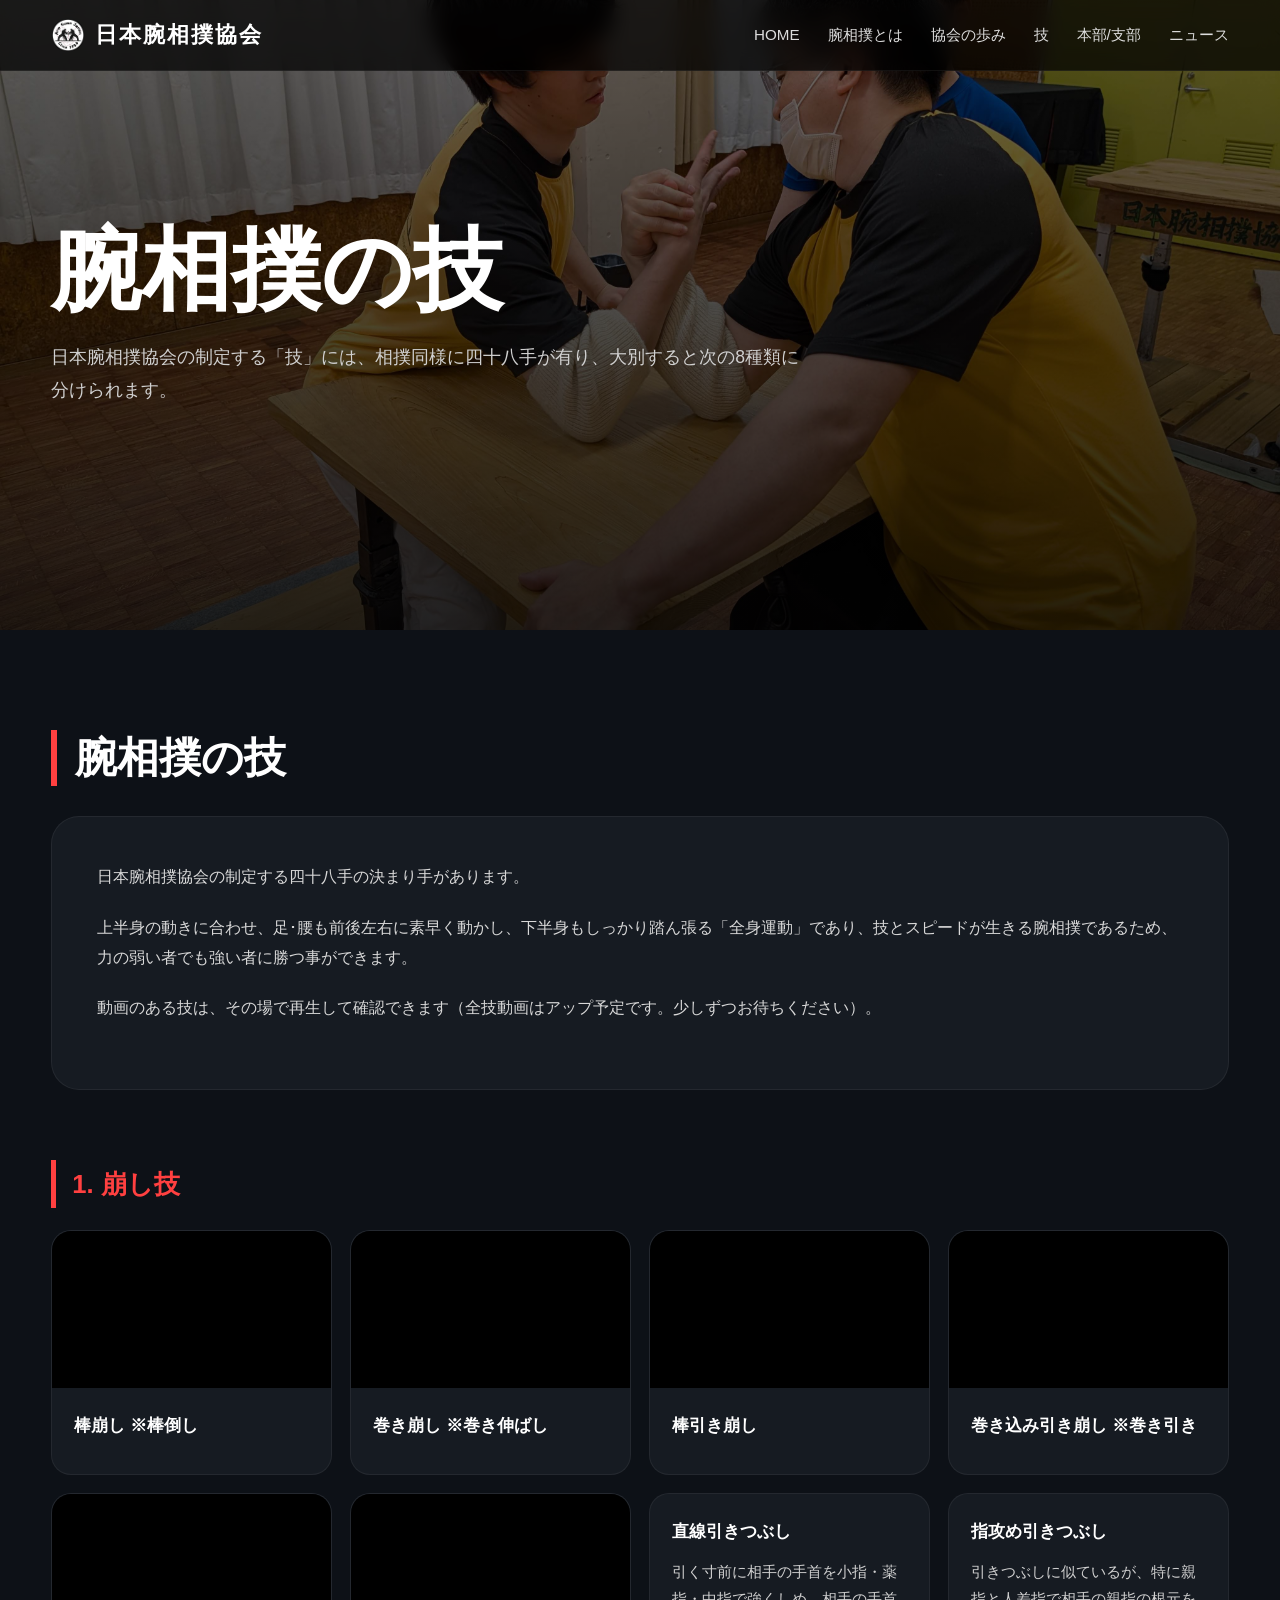
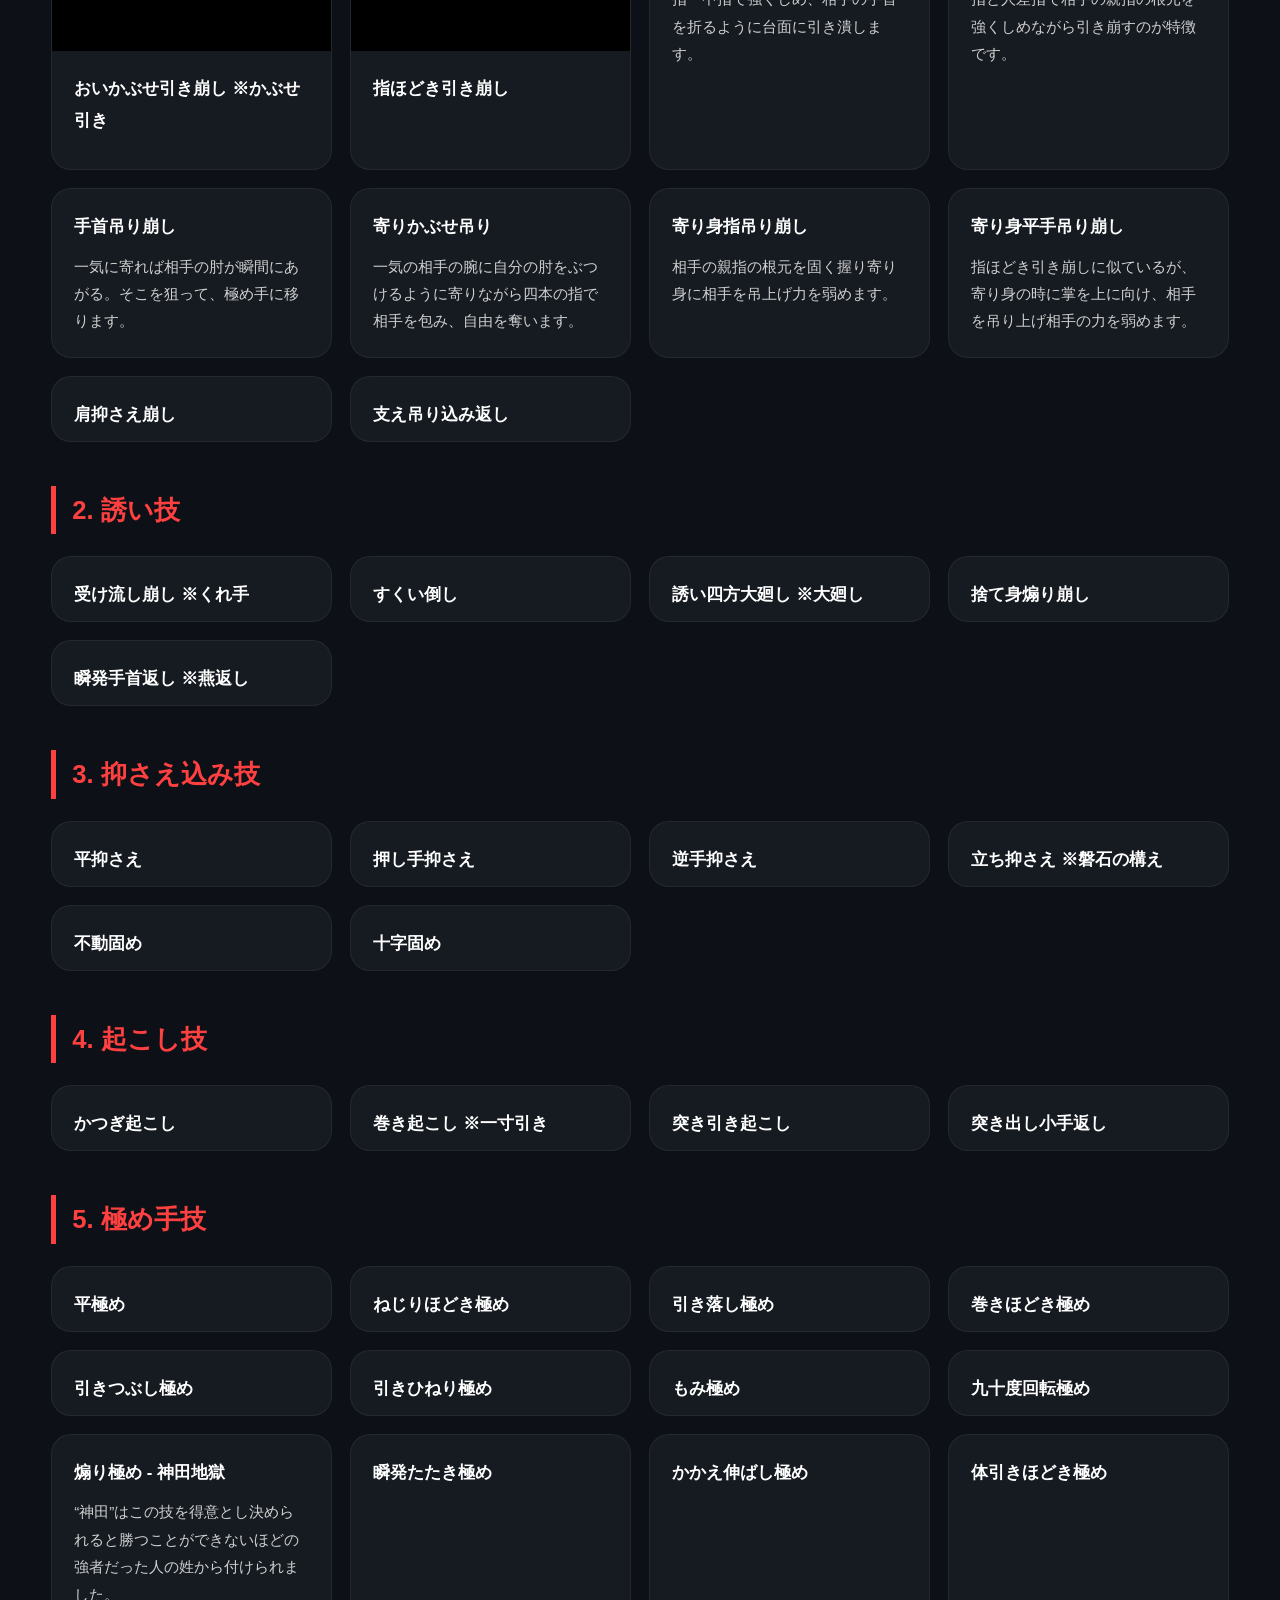
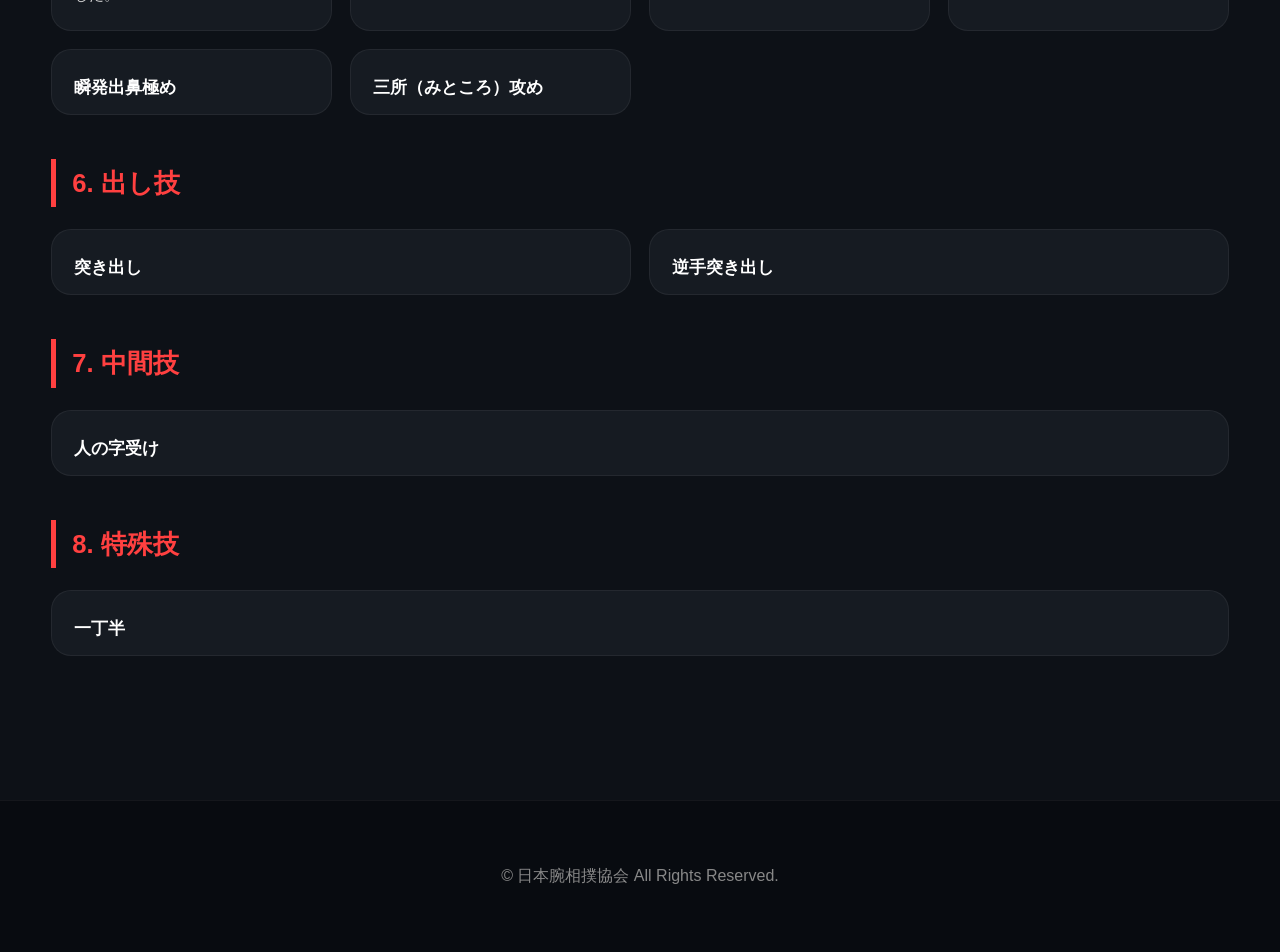
<file: waza.html>
<!DOCTYPE html>
<html lang="ja">
<head>
<meta charset="UTF-8">
<meta name="viewport" content="width=device-width, initial-scale=1.0">
<meta name="robots" content="noindex, nofollow">
<title>腕相撲の技 | 日本腕相撲協会</title>

<link rel="stylesheet" href="css/style.css">
</head>

<body class="page-waza">

<header>
  <div class="container header-inner">
    <div class="logo"><img src="img/icon.png" alt="" class="logo-icon">日本腕相撲協会</div>
    
<input type="checkbox" id="menu-toggle">
<label for="menu-toggle" class="menu-btn" aria-label="メニューを開く">
  <span></span>
  <span></span>
  <span></span>
</label>
<nav>
      <ul>
        <li><a href="index.html">HOME</a></li>
        <li><a href="what.html">腕相撲とは</a></li>
        <li><a href="ayumi.html">協会の歩み</a></li>
        <li><a href="waza.html">技</a></li>
        <li><a href="ad.html">本部/支部</a></li>
        <li><a href="news.html">ニュース</a></li>
      </ul>
    </nav>
  </div>
</header>

<section class="hero">
  <div class="container">
    <h1>腕相撲の技</h1>
    <p>日本腕相撲協会の制定する「技」には、相撲同様に四十八手が有り、大別すると次の8種類に分けられます。</p>
  </div>
</section>

<section>
  <div class="container">

    <h2 class="section-title">腕相撲の技</h2>

    <div class="intro-box">
      <p>日本腕相撲協会の制定する四十八手の決まり手があります。</p>
      <p>上半身の動きに合わせ、足･腰も前後左右に素早く動かし、下半身もしっかり踏ん張る「全身運動」であり、技とスピードが生きる腕相撲であるため、力の弱い者でも強い者に勝つ事ができます。</p>
      <p>動画のある技は、その場で再生して確認できます（全技動画はアップ予定です。少しずつお待ちください）。</p>
    </div>

    <div class="category">
      <h3>1. 崩し技</h3>
      <div class="waza-grid">

        <div class="waza-card">
          <div class="waza-video">
            <iframe src="https://www.youtube.com/embed/5BGBBCljfA0?si=YOXjFKeGSp-J3Qjb" title="棒崩し" loading="lazy" allow="accelerometer; autoplay; clipboard-write; encrypted-media; gyroscope; picture-in-picture; web-share" referrerpolicy="strict-origin-when-cross-origin" allowfullscreen></iframe>
          </div>
          <div class="waza-content">
            <strong>棒崩し ※棒倒し</strong>
          </div>
        </div>

        <div class="waza-card">
          <div class="waza-video">
            <iframe src="https://www.youtube.com/embed/88i0U3hLFr8" title="巻き崩し" loading="lazy" allow="accelerometer; autoplay; clipboard-write; encrypted-media; gyroscope; picture-in-picture; web-share" referrerpolicy="strict-origin-when-cross-origin" allowfullscreen></iframe>
          </div>
          <div class="waza-content">
            <strong>巻き崩し ※巻き伸ばし</strong>
          </div>
        </div>

        <div class="waza-card">
          <div class="waza-video">
            <iframe src="https://www.youtube.com/embed/veWaI2r_nL8" title="棒引き崩し" loading="lazy" allow="accelerometer; autoplay; clipboard-write; encrypted-media; gyroscope; picture-in-picture; web-share" referrerpolicy="strict-origin-when-cross-origin" allowfullscreen></iframe>
          </div>
          <div class="waza-content">
            <strong>棒引き崩し</strong>
          </div>
        </div>

        <div class="waza-card">
          <div class="waza-video">
            <iframe src="https://www.youtube.com/embed/l1R2vZQLTyM" title="巻き込み引き崩し" loading="lazy" allow="accelerometer; autoplay; clipboard-write; encrypted-media; gyroscope; picture-in-picture; web-share" referrerpolicy="strict-origin-when-cross-origin" allowfullscreen></iframe>
          </div>
          <div class="waza-content">
            <strong>巻き込み引き崩し ※巻き引き</strong>
          </div>
        </div>

        <div class="waza-card">
          <div class="waza-video">
            <iframe src="https://www.youtube.com/embed/QJNFZ8TS6oA" title="おいかぶせ引き崩し" loading="lazy" allow="accelerometer; autoplay; clipboard-write; encrypted-media; gyroscope; picture-in-picture; web-share" referrerpolicy="strict-origin-when-cross-origin" allowfullscreen></iframe>
          </div>
          <div class="waza-content">
            <strong>おいかぶせ引き崩し ※かぶせ引き</strong>
          </div>
        </div>

        <div class="waza-card">
          <div class="waza-video">
            <iframe src="https://www.youtube.com/embed/ZbL1q4S2Lc0" title="指ほどき引き崩し" loading="lazy" allow="accelerometer; autoplay; clipboard-write; encrypted-media; gyroscope; picture-in-picture; web-share" referrerpolicy="strict-origin-when-cross-origin" allowfullscreen></iframe>
          </div>
          <div class="waza-content">
            <strong>指ほどき引き崩し</strong>
          </div>
        </div>

        <div class="waza-card">
          <strong>直線引きつぶし</strong>
          <p>引く寸前に相手の手首を小指・薬指・中指で強くしめ、相手の手首を折るように台面に引き潰します。</p>
        </div>
        <div class="waza-card">
          <strong>指攻め引きつぶし</strong>
          <p>引きつぶしに似ているが、特に親指と人差指で相手の親指の根元を強くしめながら引き崩すのが特徴です。</p>
        </div>
        <div class="waza-card"><strong>手首吊り崩し</strong><p>一気に寄れば相手の肘が瞬間にあがる。そこを狙って、極め手に移ります。</p></div>
        <div class="waza-card"><strong>寄りかぶせ吊り</strong><p>一気の相手の腕に自分の肘をぶつけるように寄りながら四本の指で相手を包み、自由を奪います。</p></div>
        <div class="waza-card"><strong>寄り身指吊り崩し</strong><p>相手の親指の根元を固く握り寄り身に相手を吊上げ力を弱めます。</p></div>
        <div class="waza-card"><strong>寄り身平手吊り崩し</strong><p>指ほどき引き崩しに似ているが、寄り身の時に掌を上に向け、相手を吊り上げ相手の力を弱めます。</p></div>
        <div class="waza-card"><strong>肩抑さえ崩し</strong></div>
        <div class="waza-card"><strong>支え吊り込み返し</strong></div>
      </div>
    </div>

    <div class="category">
      <h3>2. 誘い技</h3>
      <div class="waza-grid">
        <div class="waza-card"><strong>受け流し崩し ※くれ手</strong></div>
        <div class="waza-card"><strong>すくい倒し</strong></div>
        <div class="waza-card"><strong>誘い四方大廻し ※大廻し</strong></div>
        <div class="waza-card"><strong>捨て身煽り崩し</strong></div>
        <div class="waza-card"><strong>瞬発手首返し ※燕返し</strong></div>
      </div>
    </div>

    <div class="category">
      <h3>3. 抑さえ込み技</h3>
      <div class="waza-grid">
        <div class="waza-card"><strong>平抑さえ</strong></div>
        <div class="waza-card"><strong>押し手抑さえ</strong></div>
        <div class="waza-card"><strong>逆手抑さえ</strong></div>
        <div class="waza-card"><strong>立ち抑さえ ※磐石の構え</strong></div>
        <div class="waza-card"><strong>不動固め</strong></div>
        <div class="waza-card"><strong>十字固め</strong></div>
      </div>
    </div>

    <div class="category">
      <h3>4. 起こし技</h3>
      <div class="waza-grid">
        <div class="waza-card"><strong>かつぎ起こし</strong></div>
        <div class="waza-card"><strong>巻き起こし ※一寸引き</strong></div>
        <div class="waza-card"><strong>突き引き起こし</strong></div>
        <div class="waza-card"><strong>突き出し小手返し</strong></div>
      </div>
    </div>

    <div class="category">
      <h3>5. 極め手技</h3>
      <div class="waza-grid">
        <div class="waza-card"><strong>平極め</strong></div>
        <div class="waza-card"><strong>ねじりほどき極め</strong></div>
        <div class="waza-card"><strong>引き落し極め</strong></div>
        <div class="waza-card"><strong>巻きほどき極め</strong></div>
        <div class="waza-card"><strong>引きつぶし極め</strong></div>
        <div class="waza-card"><strong>引きひねり極め</strong></div>
        <div class="waza-card"><strong>もみ極め</strong></div>
        <div class="waza-card"><strong>九十度回転極め</strong></div>
        <div class="waza-card"><strong>煽り極め - 神田地獄</strong><p>“神田”はこの技を得意とし決められると勝つことができないほどの強者だった人の姓から付けられました。</p></div>
        <div class="waza-card"><strong>瞬発たたき極め</strong></div>
        <div class="waza-card"><strong>かかえ伸ばし極め</strong></div>
        <div class="waza-card"><strong>体引きほどき極め</strong></div>
        <div class="waza-card"><strong>瞬発出鼻極め</strong></div>
        <div class="waza-card"><strong>三所（みところ）攻め</strong></div>
      </div>
    </div>

    <div class="category">
      <h3>6. 出し技</h3>
      <div class="waza-grid">
        <div class="waza-card"><strong>突き出し</strong></div>
        <div class="waza-card"><strong>逆手突き出し</strong></div>
      </div>
    </div>

    <div class="category">
      <h3>7. 中間技</h3>
      <div class="waza-grid">
        <div class="waza-card"><strong>人の字受け</strong></div>
      </div>
    </div>

    <div class="category">
      <h3>8. 特殊技</h3>
      <div class="waza-grid">
        <div class="waza-card"><strong>一丁半</strong></div>
      </div>
    </div>

  </div>
</section>
<footer>
  <div class="container">
    <p>© 日本腕相撲協会 All Rights Reserved.</p>
  </div>
</footer>

</body>
</html>
</file>
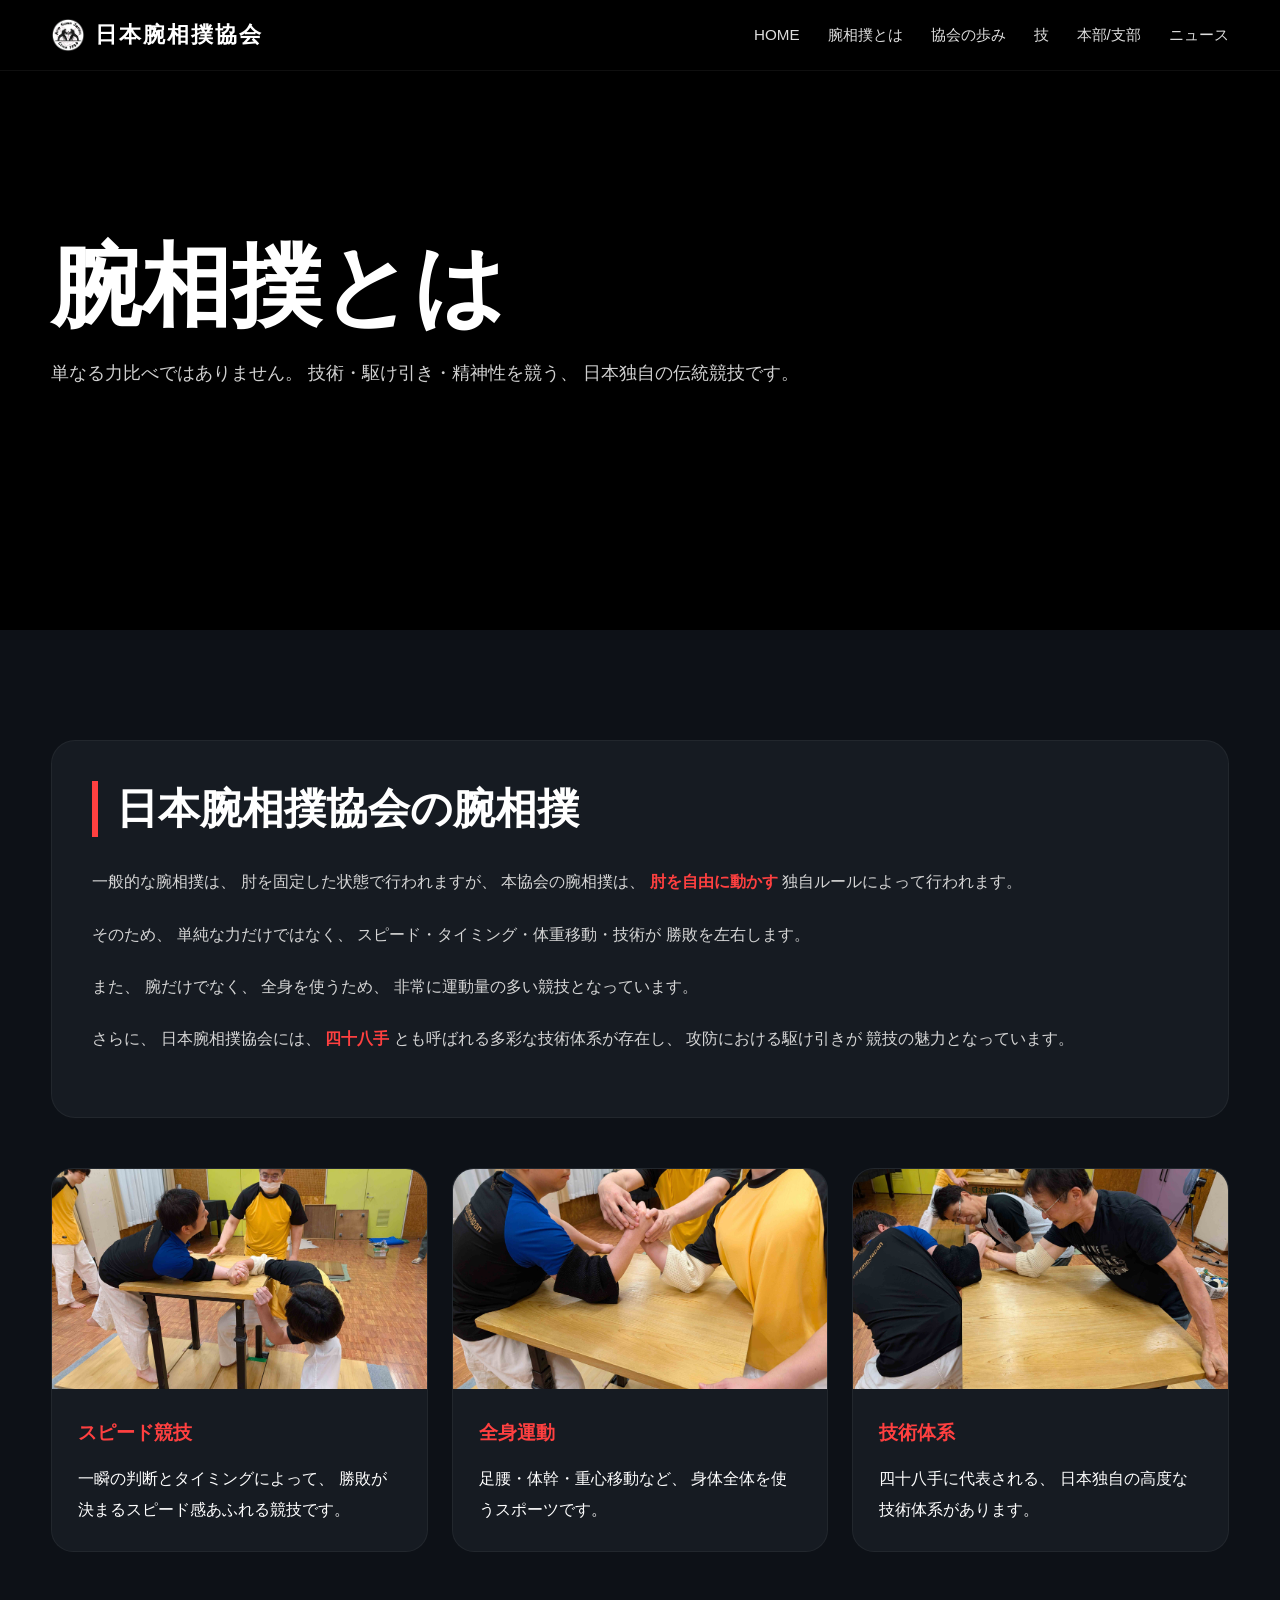
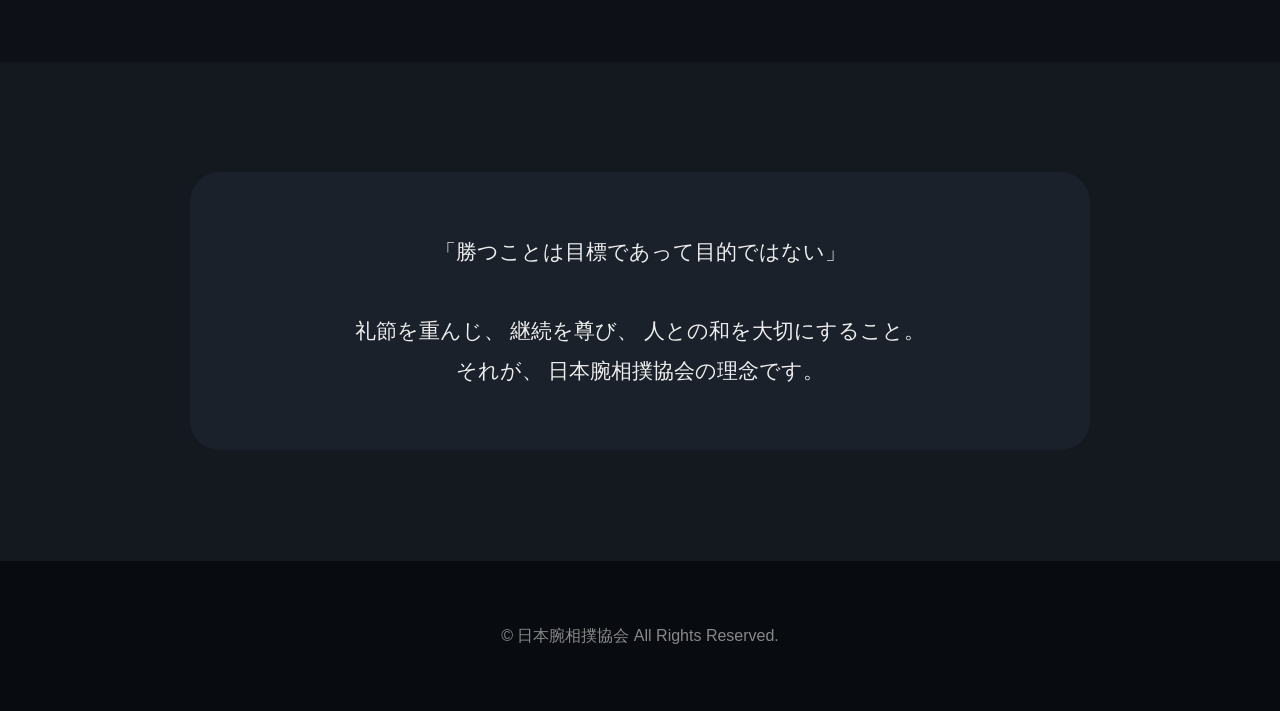
<file: what.html>
<!DOCTYPE html>
<html lang="ja">
<head>

<meta charset="UTF-8" />
<meta name="viewport" content="width=device-width, initial-scale=1.0"/>
<meta name="robots" content="noindex, nofollow">

<title>腕相撲とは | 日本腕相撲協会</title>

<meta name="description" content="日本腕相撲協会公式。腕相撲とは何か、その理念・競技性・技術体系について紹介します。" />

<link rel="stylesheet" href="css/style.css">
</head>

<body class="page-what">

<!-- HEADER -->

<header>

<div class="container header-inner">

<div class="logo"><img src="img/icon.png" alt="" class="logo-icon">日本腕相撲協会</div>

<input type="checkbox" id="menu-toggle">
<label for="menu-toggle" class="menu-btn" aria-label="メニューを開く">
  <span></span>
  <span></span>
  <span></span>
</label>
<nav>
<ul>
<li><a href="index.html">HOME</a></li>
<li><a href="what.html">腕相撲とは</a></li>
<li><a href="ayumi.html">協会の歩み</a></li>
<li><a href="waza.html">技</a></li>
<li><a href="ad.html">本部/支部</a></li>
<li><a href="news.html">ニュース</a></li>
</ul>
</nav>

</div>

</header>

<!-- HERO -->

<section class="hero">
<video class="hero-video"
       autoplay
       muted
       loop
       playsinline>
  <source src="img/title.mp4" type="video/mp4">
</video>

<div class="container">

<div class="hero-content">


<h1>
腕相撲とは
</h1>

<p>
単なる力比べではありません。
技術・駆け引き・精神性を競う、
日本独自の伝統競技です。
</p>

</div>

</div>

</section>

<!-- MAIN -->

<section>

<div class="container">

<div class="content-box">

<h2 class="section-title">
日本腕相撲協会の腕相撲
</h2>

<p>
一般的な腕相撲は、
肘を固定した状態で行われますが、
本協会の腕相撲は、
<span class="highlight">
肘を自由に動かす
</span>
独自ルールによって行われます。
</p>

<p>
そのため、
単純な力だけではなく、
スピード・タイミング・体重移動・技術が
勝敗を左右します。
</p>

<p>
また、
腕だけでなく、
全身を使うため、
非常に運動量の多い競技となっています。
</p>

<p>
さらに、
日本腕相撲協会には、
<span class="highlight">
四十八手
</span>
とも呼ばれる多彩な技術体系が存在し、
攻防における駆け引きが
競技の魅力となっています。
</p>

</div>

<div class="cards">

<div class="card">

<img src="img/waza_01.jpg" alt="スピード競技">

<div class="card-content">

<h3>
スピード競技
</h3>

<p>
一瞬の判断とタイミングによって、
勝敗が決まるスピード感あふれる競技です。
</p>

</div>

</div>

<div class="card">

<img src="img/waza_02.jpg" alt="全身運動">

<div class="card-content">

<h3>
全身運動
</h3>

<p>
足腰・体幹・重心移動など、
身体全体を使うスポーツです。
</p>

</div>

</div>

<div class="card">

<img src="img/waza_03.jpg" alt="技術体系">

<div class="card-content">

<h3>
技術体系
</h3>

<p>
四十八手に代表される、
日本独自の高度な技術体系があります。
</p>

</div>

</div>

</div>

</div>

</section>

<!-- QUOTE -->

<section class="quote">

<div class="container">

<div class="quote-box">

<p>
「勝つことは目標であって目的ではない」<br><br>

礼節を重んじ、
継続を尊び、
人との和を大切にすること。<br>

それが、
日本腕相撲協会の理念です。
</p>

</div>

</div>

</section>

<!-- FOOTER -->

<footer>

<div class="container">

<p>
© 日本腕相撲協会 All Rights Reserved.
</p>

</div>

</footer>

</body>
</html>
</file>
<file: css/style.css>
/* =========================================================
   日本腕相撲協会 共通CSS
   - 各HTML内の<style>を外部CSS化
   - スマホ時はハンバーガーメニュー表示
   ========================================================= */

*{
  margin:0;
  padding:0;
  box-sizing:border-box;
}

:root{
  --bg:#0d1117;
  --panel:#161b22;
  --panel-2:#1a212b;
  --panel-3:#141920;
  --text:#fff;
  --muted:#d0d0d0;
  --sub:#bbb;
  --accent:#ff4040;
  --footer:#080b10;
  --line:rgba(255,255,255,.06);
}

html{
  scroll-behavior:smooth;
}

body{
  font-family:"Yu Gothic","Hiragino Sans",sans-serif;
  background:var(--bg);
  color:var(--text);
  line-height:1.9;
  overflow-x:hidden;
}

a{
  color:inherit;
  text-decoration:none;
}

img{
  width:100%;
  display:block;
}

iframe{
  max-width:100%;
}

.container{
  width:min(1200px,92%);
  margin:auto;
}

/* =========================
   HEADER / NAV
========================= */

header{
  position:fixed;
  top:0;
  width:100%;
  z-index:999;
  background:rgba(0,0,0,.72);
  backdrop-filter:blur(10px);
  -webkit-backdrop-filter:blur(10px);
  border-bottom:1px solid var(--line);
}

.header-inner{
  position:relative;
  display:flex;
  justify-content:space-between;
  align-items:center;
  padding:18px 0;
}

.logo{
  font-size:1.4rem;
  font-weight:bold;
  letter-spacing:2px;
  line-height:1.35;
  white-space:nowrap;
  display:flex;
  align-items:center;
  gap:10px;
}

.logo-icon{
  width:34px;
  height:34px;
  object-fit:contain;
  flex:0 0 auto;
}

nav ul{
  display:flex;
  gap:28px;
  list-style:none;
}

nav a{
  color:#ddd;
  font-size:.95rem;
  transition:.3s;
}

nav a:hover{
  color:var(--accent);
}

#menu-toggle{
  display:none;
}

.menu-btn{
  display:none;
  width:36px;
  height:28px;
  cursor:pointer;
  flex-direction:column;
  justify-content:space-between;
  flex:0 0 auto;
}

.menu-btn span{
  display:block;
  height:3px;
  background:#fff;
  border-radius:999px;
}

/* =========================
   HERO
========================= */

.hero{
  position:relative;
  min-height:70vh;
  display:flex;
  align-items:center;
  overflow:hidden;
  background-size:cover;
  background-position:center;
}

.hero .container{
  position:relative;
  z-index:2;
}

.hero-content{
  max-width:760px;
}

.hero-sub{
  color:var(--accent);
  letter-spacing:4px;
  font-weight:bold;
  margin-bottom:18px;
}

.hero-logo{
  width:180px;
  max-width:45vw;
  height:auto;
}

.hero h1{
  font-size:clamp(3rem,7vw,5.8rem);
  line-height:1.05;
  margin-bottom:24px;
}

.hero p{
  color:var(--muted);
  font-size:1.1rem;
  max-width:760px;
}

.page-index .hero,
.page-preview .hero{
  height:100vh;
  min-height:640px;
  padding:0;
  background:#000;
}

.page-index .hero::before,
.page-preview .hero::before,
.page-what .hero::before{
  content:"";
  position:absolute;
  inset:0;
  z-index:1;
  pointer-events:none;
  background:linear-gradient(rgba(0,0,0,.25),rgba(0,0,0,.65));
}

.hero-video{
  position:absolute;
  inset:0;
  width:100%;
  height:100%;
  max-width:none;
  object-fit:cover;
  object-position:center center;
  z-index:0;
}

.page-index .hero-content,
.page-preview .hero-content{
  max-width:760px;
  padding-top:80px;
}

.page-index .hero h1,
.page-preview .hero h1{
  font-size:clamp(3rem,7vw,6rem);
  margin-bottom:28px;
}

.page-ad .hero{
  background-image:linear-gradient(rgba(0,0,0,.55),rgba(0,0,0,.85)),url("../img/ad_title.jpg");
}

.page-waza .hero{
  background-image:linear-gradient(rgba(0,0,0,.55),rgba(0,0,0,.85)),url("../img/waza_title.jpg");
}

.page-ayumi .hero{
  min-height:75vh;
  background-image:linear-gradient(rgba(0,0,0,.55),rgba(0,0,0,.85)),url("../img/ayumi_founder.jpg");
  background-position:center 30%;
}

.page-what .hero{
  background:#000;
}

.page-news .hero{
  background-image:linear-gradient(rgba(0,0,0,.55),rgba(0,0,0,.8)),url("../img/news_title.jpg");
}

/* =========================
   COMMON SECTIONS
========================= */

section{
  padding:100px 0;
}

.page-index section,
.page-preview section,
.page-ayumi section,
.page-what section{
  padding:110px 0;
}

.section-title{
  display:inline-block;
  font-size:2.6rem;
  font-weight:700;
  color:#fff;
  border-left:6px solid var(--accent);
  padding-left:18px;
  margin-bottom:30px;
  line-height:1.35;
}

.section-sub{
  color:var(--sub);
  max-width:900px;
  margin:0 auto 60px;
}

.highlight{
  color:var(--accent);
  font-weight:bold;
}

.intro-box{
  background:var(--panel);
  border:1px solid var(--line);
  border-radius:28px;
  padding:45px;
  margin-bottom:70px;
}

.intro-box p{
  color:#d8d8d8;
  margin-bottom:20px;
}

.btn{
  display:inline-block;
  background:var(--accent);
  padding:15px 34px;
  border-radius:10px;
  font-weight:bold;
  transition:.3s;
}

.btn:hover{
  background:#ff5757;
  transform:translateY(-3px);
}

/* =========================
   TOP / PREVIEW
========================= */

.home-grid{
  display:grid;
  grid-template-columns:1fr 1fr;
  gap:60px;
  align-items:center;
}

.home-image img{
  border-radius:24px;
}

.home-text p{
  margin-bottom:24px;
  color:#d2d2d2;
}

.info-box{
  background:var(--panel-2);
  border-radius:28px;
  padding:45px;
  margin-bottom:30px;
}

/* Top-page access card */
.branch-card{
  display:grid;
  grid-template-columns:1fr 1fr;
  gap:30px;
  margin-top:30px;
  align-items:center;
}

.map{
  width:100%;
  height:350px;
  border:0;
  border-radius:16px;
  filter:grayscale(20%);
}

.branch-content{
  padding:28px;
}

.branch-content h3{
  color:var(--accent);
  font-size:1.45rem;
  margin-bottom:16px;
}

.branch-content p{
  color:#d8d8d8;
  margin-bottom:10px;
}

.label{
  color:#999;
  font-size:.9rem;
}

/* Top-page Instagram */
.insta-card{
  display:flex;
  align-items:center;
  gap:28px;
  background:var(--panel);
  border:1px solid var(--line);
  border-radius:28px;
  padding:36px 45px;
}

.insta-icon{
  flex:0 0 auto;
  display:grid;
  place-items:center;
  width:80px;
  height:80px;
  border-radius:22px;
  color:#fff;
  background:linear-gradient(45deg,#f9a63a,#e1306c 55%,#833ab4);
}

.insta-text{
  flex:1;
}

.insta-account{
  font-size:1.3rem;
  font-weight:bold;
  color:#fff;
}

.insta-text p:not(.insta-account){
  color:#d8d8d8;
}

.insta-btn{
  flex:0 0 auto;
}

.insta-posts{
  display:grid;
  grid-template-columns:repeat(auto-fit,minmax(300px,1fr));
  gap:24px;
  margin-top:30px;
}

.insta-posts:empty{
  display:none;
}

/* =========================
   AD / BRANCH PAGE
========================= */

.branch-grid{
  display:grid;
  grid-template-columns:repeat(auto-fit,minmax(320px,1fr));
  gap:26px;
}

.page-ad .branch-card{
  display:block;
  background:var(--panel);
  border:1px solid var(--line);
  border-radius:26px;
  overflow:hidden;
  margin-top:0;
}

.page-ad .map{
  height:260px;
  border-radius:0;
}

/* =========================
   WAZA PAGE
========================= */

.category{
  margin-bottom:44px;
}

.category h3{
  font-size:1.6rem;
  color:var(--accent);
  margin-bottom:22px;
  border-left:5px solid var(--accent);
  padding-left:16px;
}

.waza-grid{
  display:grid;
  grid-template-columns:repeat(auto-fit,minmax(250px,1fr));
  gap:18px;
}

.waza-card{
  background:var(--panel);
  border:1px solid var(--line);
  border-radius:20px;
  overflow:hidden;
  transition:.3s;
  padding:0;
}

.waza-card:hover{
  transform:translateY(-6px);
}

.waza-video{
  position:relative;
  aspect-ratio:16 / 9;
  background:#000;
}

.waza-video iframe{
  position:absolute;
  inset:0;
  width:100%;
  height:100%;
  border:0;
}

.waza-content,
.waza-card > strong,
.waza-card > p{
  padding-left:22px;
  padding-right:22px;
}

.waza-content{
  padding-top:22px;
  padding-bottom:22px;
}

.waza-card > strong{
  display:block;
  padding-top:22px;
}

.waza-card > p{
  padding-bottom:22px;
}

.waza-content strong,
.waza-card > strong{
  display:block;
  font-size:1.05rem;
  margin-bottom:10px;
  color:#fff;
}

.waza-content p,
.waza-card > p{
  color:#d0d0d0;
  font-size:.95rem;
  line-height:1.8;
}

.note{
  background:var(--panel-3);
}

.note-box{
  background:var(--panel-2);
  border-radius:28px;
  padding:50px;
  text-align:center;
}

.note-box p{
  color:#e5e5e5;
  font-size:1.15rem;
}

/* =========================
   NEWS PAGE
========================= */

.page-news .section-title,
.page-news .section-sub{
  display:block;
  text-align:center;
  border-left:0;
  padding-left:0;
}

.news-list{
  display:grid;
  gap:22px;
}

.news-card{
  background:var(--panel);
  border:1px solid var(--line);
  border-radius:24px;
  padding:28px;
  transition:.3s;
}

.news-card:hover{
  transform:translateY(-5px);
}

.news-date{
  color:var(--accent);
  font-weight:bold;
  margin-bottom:10px;
}

.news-card h3{
  font-size:1.35rem;
  margin-bottom:14px;
}

.news-card p{
  color:#d8d8d8;
  margin-bottom:8px;
}

.text-link{
  color:var(--accent);
  text-decoration:underline;
}

.text-link:hover{
  color:#ff5757;
}

.info-section{
  background:var(--panel-3);
}

.info-box h3{
  color:var(--accent);
  font-size:1.5rem;
  margin-bottom:20px;
}

.info-box dl{
  display:grid;
  grid-template-columns:160px 1fr;
  gap:14px;
  color:#ddd;
}

.info-box dt{
  color:#aaa;
}

.info-box dd{
  color:#fff;
}

/* =========================
   WHAT PAGE
========================= */

.content-grid{
  display:grid;
  grid-template-columns:1fr 1fr;
  gap:70px;
  align-items:center;
}

.content-image img{
  border-radius:24px;
}

.content-box{
  background:var(--panel);
  border-radius:24px;
  padding:40px;
  border:1px solid rgba(255,255,255,.05);
}

.content-box p{
  color:#d5d5d5;
  margin-bottom:22px;
}

.cards{
  display:grid;
  grid-template-columns:repeat(auto-fit,minmax(260px,1fr));
  gap:24px;
  margin-top:50px;
}

.card{
  background:var(--panel);
  border-radius:22px;
  overflow:hidden;
  border:1px solid rgba(255,255,255,.05);
  transition:.3s;
}

.card:hover{
  transform:translateY(-8px);
}

.card img{
  height:220px;
  object-fit:cover;
}

.card-content{
  padding:26px;
}

.card h3{
  margin-bottom:14px;
  color:var(--accent);
}

.quote{
  background:var(--panel-3);
  text-align:center;
}

.quote-box{
  max-width:900px;
  margin:auto;
  background:var(--panel-2);
  padding:60px;
  border-radius:30px;
}

.quote-box p{
  font-size:1.3rem;
  color:#ededed;
}

/* =========================
   AYUMI PAGE
========================= */

.founder{
  display:grid;
  gap:40px;
  max-width:1000px;
  margin:auto;
}

.founder-content{
  background:var(--panel);
  padding:45px;
  border-radius:30px;
  border:1px solid rgba(255,255,255,.05);
}

.founder-content h2{
  font-size:2.2rem;
  margin-bottom:28px;
}

.founder-content p{
  color:#d7d7d7;
  margin-bottom:22px;
}

.history{
  background:var(--panel-3);
}

.page-ayumi .history .section-title,
.page-ayumi .history .section-sub{
  display:block;
  text-align:center;
  border-left:0;
  padding-left:0;
}

.history-table-wrap{
  max-width:1000px;
  margin:auto;
  background:var(--panel);
  border:1px solid rgba(255,255,255,.05);
  border-radius:24px;
  overflow:hidden;
}

.history-table{
  width:100%;
  border-collapse:collapse;
}

.history-table th,
.history-table td{
  padding:16px 22px;
  text-align:left;
  vertical-align:top;
  border-bottom:1px solid var(--line);
}

.history-table thead th{
  background:var(--panel-2);
  color:var(--accent);
  font-size:.95rem;
  letter-spacing:2px;
}

.history-table tbody tr:last-child td{
  border-bottom:0;
}

.history-table tbody tr:hover{
  background:var(--panel-2);
}

.history-table td:first-child{
  width:150px;
  color:#fff;
  font-weight:bold;
  white-space:nowrap;
}

.history-table td:first-child span{
  display:block;
  color:#888;
  font-size:.8rem;
  font-weight:normal;
}

.history-table td:nth-child(2){
  color:#fff;
}

.history-table td:nth-child(3){
  color:#bbb;
  font-size:.92rem;
}

.rule-box{
  max-width:900px;
  margin:auto;
  background:var(--panel);
  padding:60px;
  border-radius:30px;
  border:1px solid rgba(255,255,255,.05);
  text-align:center;
}

.rule-box h2{
  font-size:2rem;
  margin-bottom:28px;
}

.rule-box p{
  color:#d8d8d8;
  margin-bottom:18px;
}

.kiyaku{
  text-align:left;
  margin-top:10px;
}

.kiyaku summary{
  display:inline-block;
  cursor:pointer;
  background:var(--accent);
  color:#fff;
  font-weight:bold;
  padding:12px 30px;
  border-radius:10px;
  list-style:none;
}

.kiyaku summary::-webkit-details-marker{
  display:none;
}

.kiyaku[open] summary{
  margin-bottom:24px;
}

.kiyaku h3{
  color:var(--accent);
  font-size:1.1rem;
  margin:28px 0 10px;
}

.kiyaku p{
  margin-bottom:8px;
  font-size:.95rem;
}

.kiyaku ol{
  color:#d8d8d8;
  font-size:.95rem;
  padding-left:2.2em;
  margin-bottom:12px;
}

.soshiki-box{
  margin-top:40px;
}

.soshiki-figure{
  background:#fff;
  border-radius:16px;
  padding:20px;
  max-width:560px;
  margin:auto;
}

/* =========================
   FOOTER
========================= */

footer{
  background:var(--footer);
  padding:60px 0;
  text-align:center;
  border-top:1px solid rgba(255,255,255,.05);
}

footer p{
  color:#888;
}

/* =========================
   RESPONSIVE
========================= */

@media(max-width:900px){
  .container{
    width:min(100% - 32px,1200px);
  }

  .header-inner{
    padding:12px 0;
  }

  .logo{
    font-size:1.05rem;
    letter-spacing:1px;
    gap:8px;
  }

  .logo-icon{
    width:28px;
    height:28px;
  }

  .menu-btn{
    display:flex;
  }

  nav{
    display:none;
    position:absolute;
    top:100%;
    left:0;
    width:100%;
    background:rgba(0,0,0,.95);
    border-top:1px solid rgba(255,255,255,.1);
  }

  #menu-toggle:checked ~ nav{
    display:block;
  }

  nav ul{
    flex-direction:column;
    gap:0;
    padding:10px 0;
  }

  nav li{
    border-bottom:1px solid rgba(255,255,255,.08);
  }

  nav li:last-child{
    border-bottom:0;
  }

  nav a{
    display:block;
    padding:14px 20px;
    font-size:.95rem;
  }

  .hero{
    min-height:560px;
    text-align:center;
  }

  .hero-content{
    max-width:100%;
    margin:auto;
  }

  .hero-logo{
    width:min(150px,45vw);
    margin:0 auto;
  }

  .hero h1{
    font-size:clamp(2.1rem,11vw,3.6rem);
    line-height:1.12;
    word-break:keep-all;
  }

  .page-index .hero,
  .page-preview .hero{
    height:100svh;
    min-height:100svh;
  }

  .page-index .hero-content,
  .page-preview .hero-content{
    padding-top:95px;
  }

  section,
  .page-index section,
  .page-preview section,
  .page-ayumi section,
  .page-what section{
    padding:70px 0;
  }

  .section-title{
    font-size:clamp(1.7rem,7vw,2.2rem);
    margin-bottom:22px;
  }

  .section-sub{
    font-size:.95rem;
    margin-bottom:38px;
  }

  .intro-box,
  .note-box,
  .quote-box,
  .rule-box,
  .founder-content,
  .content-box,
  .info-box{
    padding:30px;
  }

  .home-grid,
  .branch-card,
  .content-grid{
    grid-template-columns:1fr;
    gap:28px;
  }

  .branch-grid{
    grid-template-columns:1fr;
  }

  .insta-card{
    flex-direction:column;
    text-align:center;
    gap:18px;
    padding:30px;
  }

  .insta-posts{
    grid-template-columns:1fr;
  }

  .map{
    height:280px;
    border-radius:14px;
  }

  .page-ad .map{
    height:260px;
    border-radius:0;
  }

  .branch-content{
    padding:24px;
  }

  .branch-content h3{
    font-size:1.35rem;
  }

  .branch-content p,
  .home-text p,
  .content-box p{
    font-size:.95rem;
  }

  .home-image img,
  .content-image img{
    border-radius:16px;
  }

  .info-box dl{
    grid-template-columns:1fr;
  }

  .history-table-wrap{
    border-radius:16px;
  }

  .history-table th,
  .history-table td{
    padding:12px 12px;
    font-size:.9rem;
  }

  .history-table td:first-child{
    width:auto;
  }

  .history-table td:nth-child(3){
    font-size:.82rem;
  }

  .soshiki-figure{
    padding:12px;
  }

  .waza-grid,
  .cards{
    grid-template-columns:1fr;
  }

  footer{
    padding:42px 0;
  }

  footer p{
    font-size:.85rem;
  }
}

@media(max-width:420px){
  .container{
    width:min(100% - 24px,1200px);
  }

  .logo{
    font-size:.95rem;
  }

  .hero{
    min-height:500px;
  }

  .page-index .hero-content,
  .page-preview .hero-content{
    padding-top:110px;
  }

  .map{
    height:240px;
  }

  .intro-box,
  .note-box,
  .quote-box,
  .rule-box,
  .founder-content,
  .content-box,
  .info-box,
  .news-card{
    padding:24px;
  }
}
</file>
